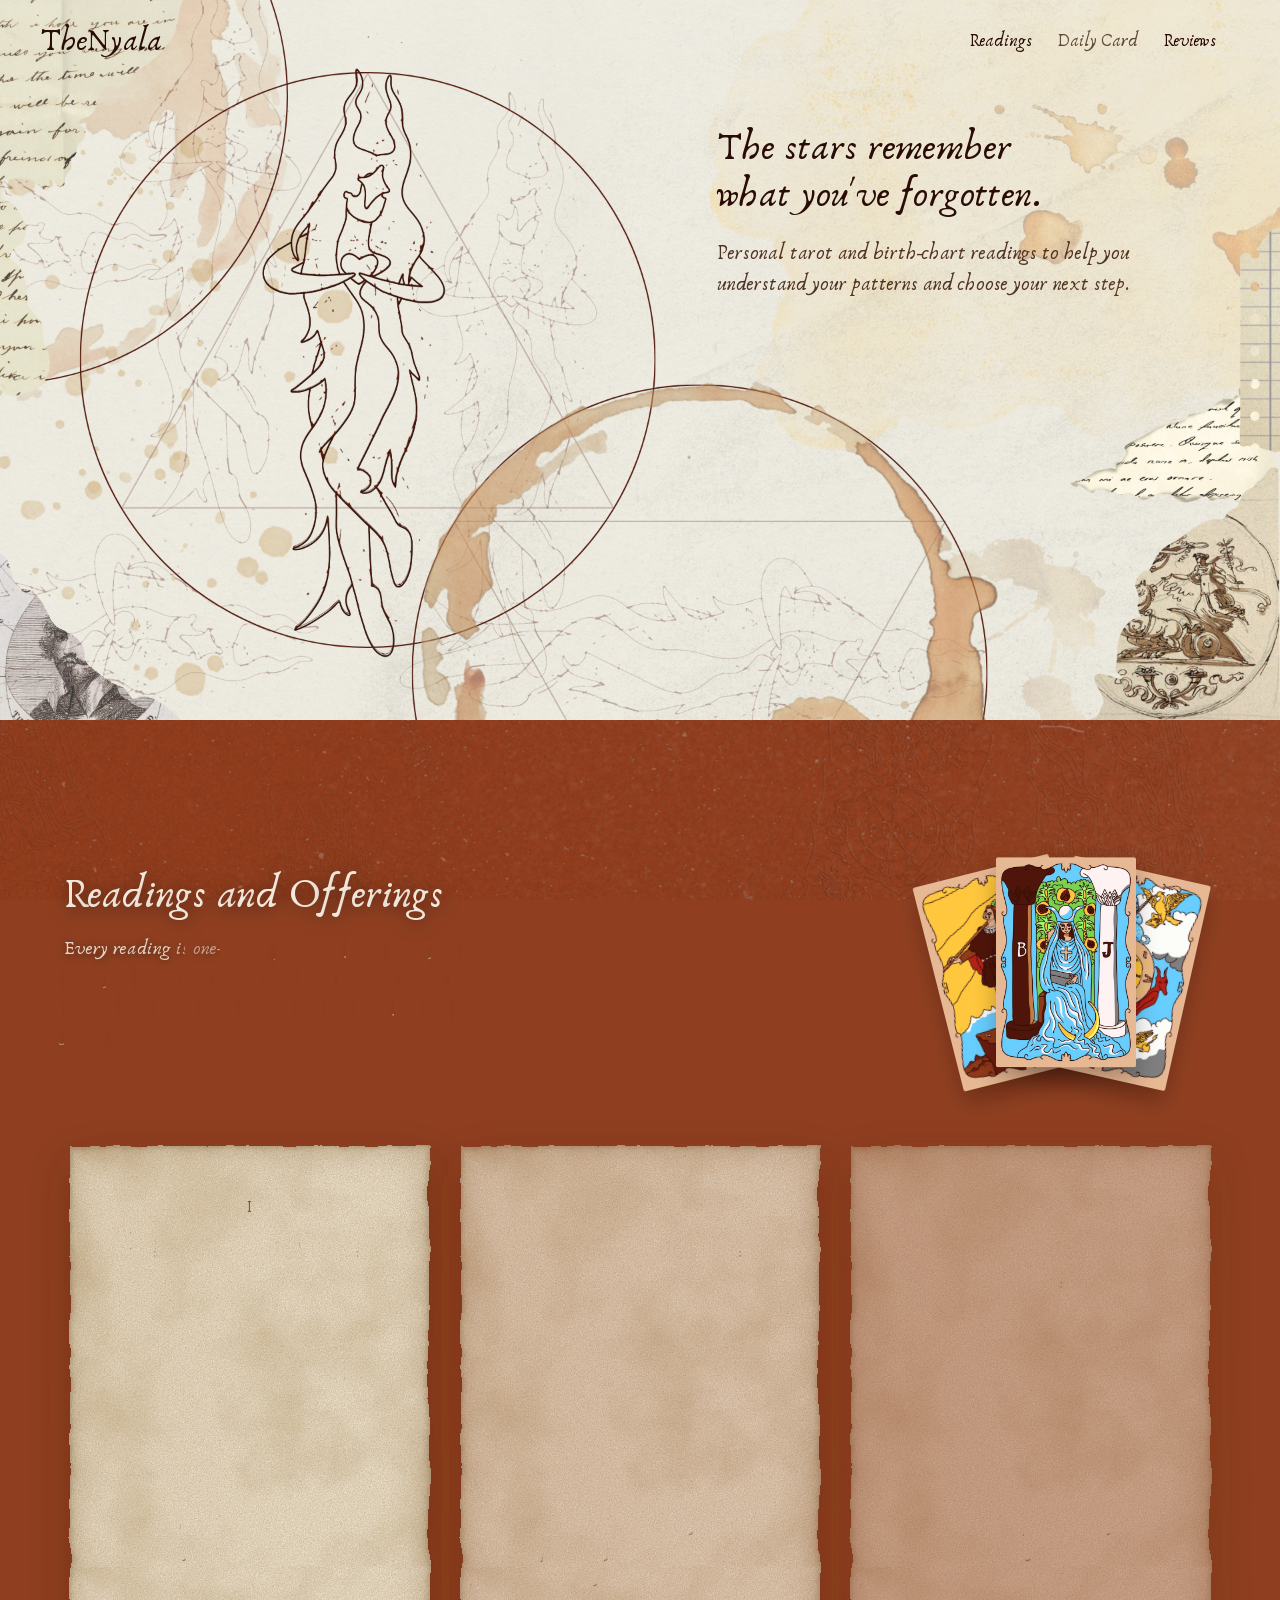
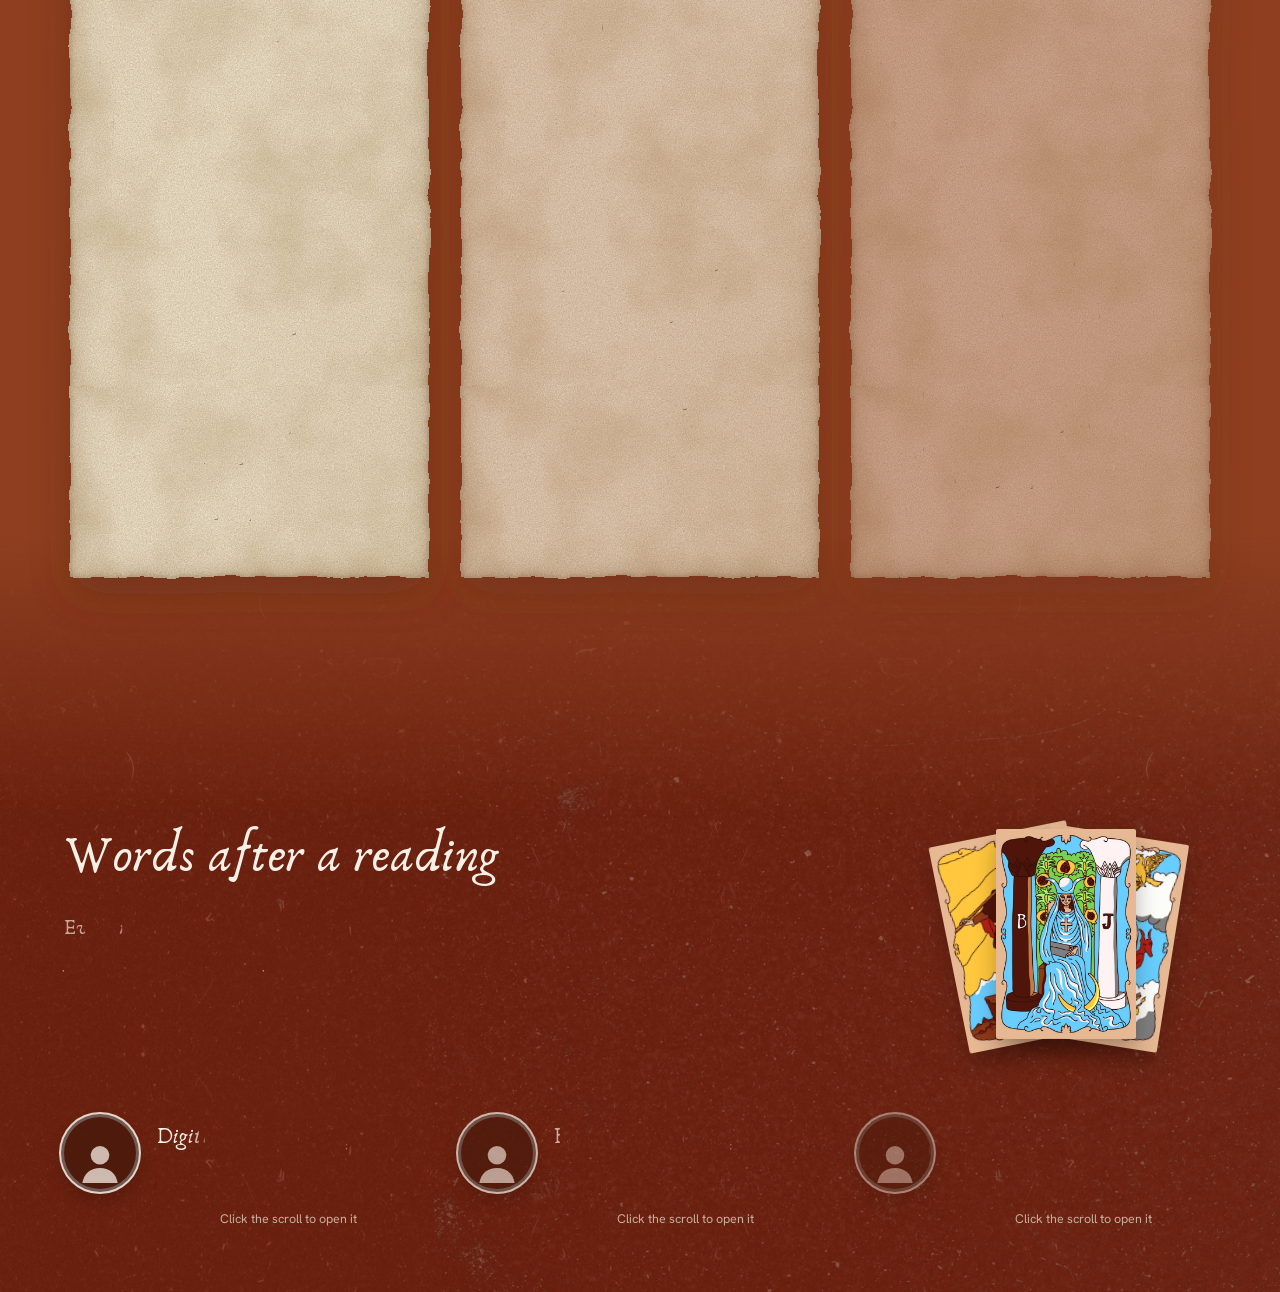
<file: index.html>
<!doctype html>
<html lang="en">
<head>
<meta charset="utf-8">
<meta name="viewport" content="width=device-width, initial-scale=1">
<title>TheNyala — Tarot & Astrology</title>
<meta name="description" content="One-to-one tarot and birth-chart readings, as a PDF with an audio recording or live by video call, to help you understand your patterns, choose your next step and move with your timing.">
<link rel="preconnect" href="https://fonts.googleapis.com">
<link rel="preconnect" href="https://fonts.gstatic.com" crossorigin>
<link href="https://fonts.googleapis.com/css2?family=Hanken+Grotesk:wght@200;300;400;500&display=swap" rel="stylesheet">
<link rel="icon" type="image/png" href="assets/favicon.png">
<link rel="preload" as="image" href="assets/Background/The%20Nyla%20x%20Vitruvian%20Man.png">
<link rel="preload" as="font" type="font/ttf" href="assets/fonts/Anaktoria.ttf" crossorigin>
<link rel="stylesheet" href="css/style.css">
<link rel="prefetch" href="book.html">
<!-- Before the first paint: hold back the pieces the pen will write (css "Scroll writing"), and, if we came from the
     booking page, open under the paper sheet that will lift away (css "Page sheet"). -->
<script>document.documentElement.classList.add('ink-pending');try{if(sessionStorage.getItem('nyala-sheet')){sessionStorage.removeItem('nyala-sheet');document.documentElement.classList.add('is-arriving')}}catch(e){}</script>
<!-- GSAP 3.15.1 with ScrollTrigger (GreenSock standard no-charge licence) and Lenis 1.3.27 (MIT), kept in js/vendor -->
<script src="js/vendor/gsap.min.js" defer></script>
<script src="js/vendor/ScrollTrigger.min.js" defer></script>
<script src="js/vendor/lenis.min.js" defer></script>
<script src="js/ink.js" defer></script>
<script src="js/motion.js" defer></script>
<script src="js/paper-symbols.js" defer></script>
<script src="js/hero-video.js" defer></script>
<script src="js/section-transitions.js" defer></script>
<script src="js/review-stories.js" defer></script>

</head>
<body>

<header class="home-header">
  <!-- Daily Card remains a placeholder until its section is ready. -->
  <nav class="nav home-nav" aria-label="Primary">
    <a href="#readings">Readings</a>
    <a href="#" aria-disabled="true">Daily Card</a>
    <a href="#reviews">Reviews</a>
  </nav>
</header>

<!-- The compact bar: returns on scrolling up once the first screen has gone (js/motion.js); hidden and inert until then -->
<div class="topbar" inert>
  <a class="topbar-mark" href="#top" aria-label="TheNyala, back to the top">TheNyala</a>
  <nav class="topbar-nav" aria-label="Sections">
    <a href="#readings">Readings</a>
    <a href="#reviews">Reviews</a>
  </nav>
</div>

<!-- The collage belongs only to the hero; readings retain the terracotta paper. -->
<main>
  <section class="hero hero--collage" id="top" aria-labelledby="hero-title">
    <video class="hero-video" autoplay muted loop playsinline preload="metadata" aria-hidden="true" tabindex="-1" poster="assets/Background/The%20Nyla%20x%20Vitruvian%20Man.png">
      <source src="assets/Background/nyala-hero.mp4?v=2" type="video/mp4">
    </video>
    <p class="wordmark">TheNyala</p>

    <div class="hero-frame">
      <div class="hero-copy">
        <h1 id="hero-title">The stars remember<br>what you've forgotten.</h1>
        <p class="hero-lede">Personal tarot and birth-chart readings to help you understand your patterns and choose your next step.</p>
      </div>
      <div class="hero-act">
        <a href="#readings" class="hero-cta">Find Your Path
          <svg viewBox="0 0 16 16" aria-hidden="true"><path d="M8 1.5c.4 3.3 2.2 5.1 5.5 5.5-3.3.4-5.1 2.2-5.5 5.5-.4-3.3-2.2-5.1-5.5-5.5 3.3-.4 5.1-2.2 5.5-5.5Z" fill="currentColor"/><circle cx="13.2" cy="2.8" r="1" fill="currentColor"/><circle cx="2.8" cy="13.2" r=".8" fill="currentColor"/></svg>
        </a>
      </div>
    </div>
  </section>

  <section class="readings" id="readings" aria-labelledby="readings-title">
    <div class="pricing">
      <div class="pricing-head">
        <div class="pricing-intro">
        <h2 id="readings-title">Readings and Offerings</h2>
        <p class="pricing-lede">Every reading is one-to-one, prepared from what you share when you book, and comes as a PDF with an audio recording or as a live video call. Choose the one that fits the question you're carrying.</p>
        </div>
        <div class="deck-fan" aria-hidden="true">
          <img class="deck-fan-card deck-fan-card--left" src="assets/deck/the-fool.webp" alt="" width="480" height="720" loading="lazy" decoding="async">
          <img class="deck-fan-card deck-fan-card--right" src="assets/deck/wheel-of-fortune.webp" alt="" width="480" height="720" loading="lazy" decoding="async">
          <img class="deck-fan-card deck-fan-card--center" src="assets/deck/the-high-priestess.webp" alt="" width="480" height="720" loading="lazy" decoding="async">
        </div>
      </div>

      <!-- Pricing columns, one per reading, as leaves of aged parchment: an inked double frame, a Roman numeral and the
           reading's name, then the engraving from the client's own card (cut out by tools/build-engravings.ps1) drawn over
           Vitruvian construction lines (the circle, square and triangle of the hero collage; inline, so js/section-transitions.js can draw them), who it's for, the price, the
           format and the framed button, then what's included. A faint embossed tarot card (the same as on the page's paper)
           is pressed into each leaf. Prices aren't decided yet: replace each "Price coming soon" once they are. Each
           button opens the booking page with its reading picked. The wording of each list follows the booking form;
           check it with the reader. -->
      <ul class="offers">
        <li class="offer plan">
          <div class="plan-mark" aria-hidden="true"><img src="assets/deck/embossed-magician.webp" alt="" width="400" height="600" loading="lazy" decoding="async"></div>
          <svg class="plan-frame" aria-hidden="true" focusable="false"><rect width="100%" height="100%" pathLength="1"/></svg>
          <svg class="plan-frame plan-frame--inner" aria-hidden="true" focusable="false"><rect width="100%" height="100%" pathLength="1"/></svg>
          <div class="plan-head">
            <span class="plan-numeral" aria-hidden="true">I</span>
            <h3 class="plan-name">Digital Tarot Reading</h3>
          </div>
          <div class="plan-top">
            <div class="plan-emblem" aria-hidden="true"><svg class="plan-geometry" viewBox="0 0 200 200"><circle class="plan-line" cx="100" cy="100" r="92" pathLength="1"/><rect class="plan-line" x="27" y="35" width="146" height="146" pathLength="1"/><path class="plan-line" d="M100 8 179.7 146H20.3Z" pathLength="1"/><path class="plan-geometry-axis" d="M100 0v200M0 100h200"/><circle class="plan-geometry-dot" cx="100" cy="100" r="2.2"/></svg><img class="plan-engraving" src="assets/engravings/caterpillar.webp" alt="" width="480" height="196" loading="lazy" decoding="async"></div>
            <p class="plan-for">For a clear look at the questions on your mind right now.</p>
            <p class="plan-price">Price coming soon</p>
            <p class="plan-format">PDF and audio, or live for 30 minutes</p>
            <a class="hero-cta plan-cta" href="book.html?reading=tarot">Choose this reading <svg viewBox="0 0 16 16" aria-hidden="true"><path d="M8 1.5c.4 3.3 2.2 5.1 5.5 5.5-3.3.4-5.1 2.2-5.5 5.5-.4-3.3-2.2-5.1-5.5-5.5 3.3-.4 5.1-2.2 5.5-5.5Z" fill="currentColor"/></svg></a>
          </div>
          <div class="plan-includes">
            <p class="plan-includes-title">What's included</p>
            <ul class="plan-list">
              <li>One question or three questions</li>
              <li>Your reading written up as a PDF</li>
              <li>An audio recording of your reading</li>
              <li>Or a live 30-minute session by video call<small>Bring as many questions as you like</small></li>
              <li>Prepared from your situation and questions</li>
              <li>You choose your preferred date</li>
            </ul>
          </div>
        </li>
        <li class="offer plan">
          <div class="plan-mark" aria-hidden="true"><img src="assets/deck/embossed-wheel.webp" alt="" width="400" height="600" loading="lazy" decoding="async"></div>
          <svg class="plan-frame" aria-hidden="true" focusable="false"><rect width="100%" height="100%" pathLength="1"/></svg>
          <svg class="plan-frame plan-frame--inner" aria-hidden="true" focusable="false"><rect width="100%" height="100%" pathLength="1"/></svg>
          <div class="plan-head">
            <span class="plan-numeral" aria-hidden="true">II</span>
            <h3 class="plan-name">Birth Chart Reading</h3>
          </div>
          <div class="plan-top">
            <div class="plan-emblem" aria-hidden="true"><svg class="plan-geometry" viewBox="0 0 200 200"><circle class="plan-line" cx="100" cy="100" r="92" pathLength="1"/><rect class="plan-line" x="27" y="35" width="146" height="146" pathLength="1"/><path class="plan-line" d="M100 8 179.7 146H20.3Z" pathLength="1"/><path class="plan-geometry-axis" d="M100 0v200M0 100h200"/><circle class="plan-geometry-dot" cx="100" cy="100" r="2.2"/></svg><img class="plan-engraving" src="assets/engravings/chrysalis.webp" alt="" width="224" height="320" loading="lazy" decoding="async"></div>
            <p class="plan-for">For understanding your patterns, your strengths and your timing.</p>
            <p class="plan-price">Price coming soon</p>
            <p class="plan-format">PDF and audio recording</p>
            <a class="hero-cta plan-cta" href="book.html?reading=chart">Choose this reading <svg viewBox="0 0 16 16" aria-hidden="true"><path d="M8 1.5c.4 3.3 2.2 5.1 5.5 5.5-3.3.4-5.1 2.2-5.5 5.5-.4-3.3-2.2-5.1-5.5-5.5 3.3-.4 5.1-2.2 5.5-5.5Z" fill="currentColor"/></svg></a>
          </div>
          <div class="plan-includes">
            <p class="plan-includes-title">What's included</p>
            <ul class="plan-list">
              <li>Your birth chart, read for you<small>From your date, time and place of birth</small></li>
              <li>Focused on the areas you choose to explore</li>
              <li>Your reading written up as a PDF</li>
              <li>An audio recording of your reading</li>
            </ul>
          </div>
        </li>
        <li class="offer plan">
          <div class="plan-mark" aria-hidden="true"><img src="assets/deck/embossed-temperance.webp" alt="" width="400" height="600" loading="lazy" decoding="async"></div>
          <svg class="plan-frame" aria-hidden="true" focusable="false"><rect width="100%" height="100%" pathLength="1"/></svg>
          <svg class="plan-frame plan-frame--inner" aria-hidden="true" focusable="false"><rect width="100%" height="100%" pathLength="1"/></svg>
          <div class="plan-head">
            <span class="plan-numeral" aria-hidden="true">III</span>
            <h3 class="plan-name">Birth Chart + Tarot Reading</h3>
          </div>
          <div class="plan-top">
            <div class="plan-emblem" aria-hidden="true"><svg class="plan-geometry" viewBox="0 0 200 200"><circle class="plan-line" cx="100" cy="100" r="92" pathLength="1"/><rect class="plan-line" x="27" y="35" width="146" height="146" pathLength="1"/><path class="plan-line" d="M100 8 179.7 146H20.3Z" pathLength="1"/><path class="plan-geometry-axis" d="M100 0v200M0 100h200"/><circle class="plan-geometry-dot" cx="100" cy="100" r="2.2"/></svg><img class="plan-engraving" src="assets/engravings/butterfly.webp" alt="" width="520" height="312" loading="lazy" decoding="async"></div>
            <p class="plan-for">For the whole picture: who you are, and where you're heading.</p>
            <p class="plan-price">Price coming soon</p>
            <p class="plan-format">Live session, 60 to 70 minutes</p>
            <a class="hero-cta plan-cta" href="book.html?reading=combo">Choose this reading <svg viewBox="0 0 16 16" aria-hidden="true"><path d="M8 1.5c.4 3.3 2.2 5.1 5.5 5.5-3.3.4-5.1 2.2-5.5 5.5-.4-3.3-2.2-5.1-5.5-5.5 3.3-.4 5.1-2.2 5.5-5.5Z" fill="currentColor"/></svg></a>
          </div>
          <div class="plan-includes">
            <p class="plan-includes-title">Both readings in one, live</p>
            <ul class="plan-list">
              <li>A live session by video call<small>60 to 70 minutes</small></li>
              <li>Your birth chart and the cards, read together</li>
              <li>Your questions, answered in the cards</li>
              <li>Focused on the areas you choose to explore</li>
              <li>You choose your preferred date</li>
            </ul>
          </div>
        </li>
      </ul>
    </div>
  </section>
  <section class="reviews-section" id="reviews" aria-labelledby="reviews-title">
  <div class="reviews-main">
  <div class="reviews-intro">
    <div class="reviews-intro-copy">
      <h2 id="reviews-title">Words after a reading</h2>
      <p class="reviews-lede">Every reading begins with a question. This is a space for the reflections that follow.</p>
      <p class="reviews-status">Client reviews are coming soon.</p>
    </div>
    <div class="deck-fan" aria-hidden="true">
      <img class="deck-fan-card deck-fan-card--left" src="assets/deck/the-fool.webp" alt="" width="480" height="720" loading="lazy" decoding="async">
      <img class="deck-fan-card deck-fan-card--right" src="assets/deck/wheel-of-fortune.webp" alt="" width="480" height="720" loading="lazy" decoding="async">
      <img class="deck-fan-card deck-fan-card--center" src="assets/deck/the-high-priestess.webp" alt="" width="480" height="720" loading="lazy" decoding="async">
    </div>
  </div>

  <!-- Review stories: each has an avatar with a rolled scroll beside it; tapping the scroll unrolls it to show the
       review (js/review-stories.js). Draft slots, not testimonials: replace each placeholder avatar and text with a
       real, permission-approved review and attribution, and keep the coming-soon labels until then. -->
  <!-- the ragged edge of the review scrolls' paper (used by css/style.css, "Review stories") -->
  <svg width="0" height="0" style="position:absolute" aria-hidden="true" focusable="false"><filter id="story-rough" x="-5%" y="-5%" width="110%" height="110%"><feTurbulence type="fractalNoise" baseFrequency=".035" numOctaves="3" seed="3" result="n"/><feDisplacementMap in="SourceGraphic" in2="n" scale="7" xChannelSelector="R" yChannelSelector="G"/></filter></svg>
  <ul class="review-stories" aria-label="Client reviews by reading">
    <li class="review-story">
      <div class="story-avatar" aria-hidden="true"><svg viewBox="0 0 64 64"><circle cx="32" cy="24" r="11"/><path d="M11 57c2-12 10-18 21-18s19 6 21 18Z"/></svg></div>
      <div class="story-body">
        <h3 class="story-reading">Digital Tarot Reading</h3>
        <div class="story-scroll">
          <button class="story-roll" type="button" aria-expanded="false" aria-controls="story-tarot" aria-label="Open the Digital Tarot Reading review">
            <span class="story-rod" aria-hidden="true"></span>
            <span class="story-seal" aria-hidden="true"><svg viewBox="0 0 16 16"><path d="M8 1.5c.4 3.3 2.2 5.1 5.5 5.5-3.3.4-5.1 2.2-5.5 5.5-.4-3.3-2.2-5.1-5.5-5.5 3.3-.4 5.1-2.2 5.5-5.5Z" fill="currentColor"/></svg></span>
          </button>
          <div class="story-paper" id="story-tarot" inert>
            <div class="story-paper-inner">
              <div class="story-text">
                <span class="story-ornament" aria-hidden="true">✧</span>
                <p>A space for reflections on a tarot reading and the questions brought to the cards.</p>
                <p class="story-pending">Review coming soon</p>
              </div>
            </div>
          </div>
          <span class="story-rod story-rod--bottom" aria-hidden="true"></span>
        </div>
        <p class="story-hint" aria-hidden="true">Tap the scroll to open it</p>
      </div>
    </li>
    <li class="review-story">
      <div class="story-avatar" aria-hidden="true"><svg viewBox="0 0 64 64"><circle cx="32" cy="24" r="11"/><path d="M11 57c2-12 10-18 21-18s19 6 21 18Z"/></svg></div>
      <div class="story-body">
        <h3 class="story-reading">Birth Chart Reading</h3>
        <div class="story-scroll">
          <button class="story-roll" type="button" aria-expanded="false" aria-controls="story-chart" aria-label="Open the Birth Chart Reading review">
            <span class="story-rod" aria-hidden="true"></span>
            <span class="story-seal" aria-hidden="true"><svg viewBox="0 0 16 16"><path d="M8 1.5c.4 3.3 2.2 5.1 5.5 5.5-3.3.4-5.1 2.2-5.5 5.5-.4-3.3-2.2-5.1-5.5-5.5 3.3-.4 5.1-2.2 5.5-5.5Z" fill="currentColor"/></svg></span>
          </button>
          <div class="story-paper" id="story-chart" inert>
            <div class="story-paper-inner">
              <div class="story-text">
                <span class="story-ornament" aria-hidden="true">✧</span>
                <p>A space for reflections on exploring a birth chart, its patterns, and personal timing.</p>
                <p class="story-pending">Review coming soon</p>
              </div>
            </div>
          </div>
          <span class="story-rod story-rod--bottom" aria-hidden="true"></span>
        </div>
        <p class="story-hint" aria-hidden="true">Tap the scroll to open it</p>
      </div>
    </li>
    <li class="review-story">
      <div class="story-avatar" aria-hidden="true"><svg viewBox="0 0 64 64"><circle cx="32" cy="24" r="11"/><path d="M11 57c2-12 10-18 21-18s19 6 21 18Z"/></svg></div>
      <div class="story-body">
        <h3 class="story-reading">Birth Chart + Tarot</h3>
        <div class="story-scroll">
          <button class="story-roll" type="button" aria-expanded="false" aria-controls="story-combo" aria-label="Open the Birth Chart + Tarot review">
            <span class="story-rod" aria-hidden="true"></span>
            <span class="story-seal" aria-hidden="true"><svg viewBox="0 0 16 16"><path d="M8 1.5c.4 3.3 2.2 5.1 5.5 5.5-3.3.4-5.1 2.2-5.5 5.5-.4-3.3-2.2-5.1-5.5-5.5 3.3-.4 5.1-2.2 5.5-5.5Z" fill="currentColor"/></svg></span>
          </button>
          <div class="story-paper" id="story-combo" inert>
            <div class="story-paper-inner">
              <div class="story-text">
                <span class="story-ornament" aria-hidden="true">✧</span>
                <p>A space for reflections on bringing the birth chart and the cards into one conversation.</p>
                <p class="story-pending">Review coming soon</p>
              </div>
            </div>
          </div>
          <span class="story-rod story-rod--bottom" aria-hidden="true"></span>
        </div>
        <p class="story-hint" aria-hidden="true">Tap the scroll to open it</p>
      </div>
    </li>
  </ul>
  </div>
  </section>
</main>

</body>
</html>
</file>
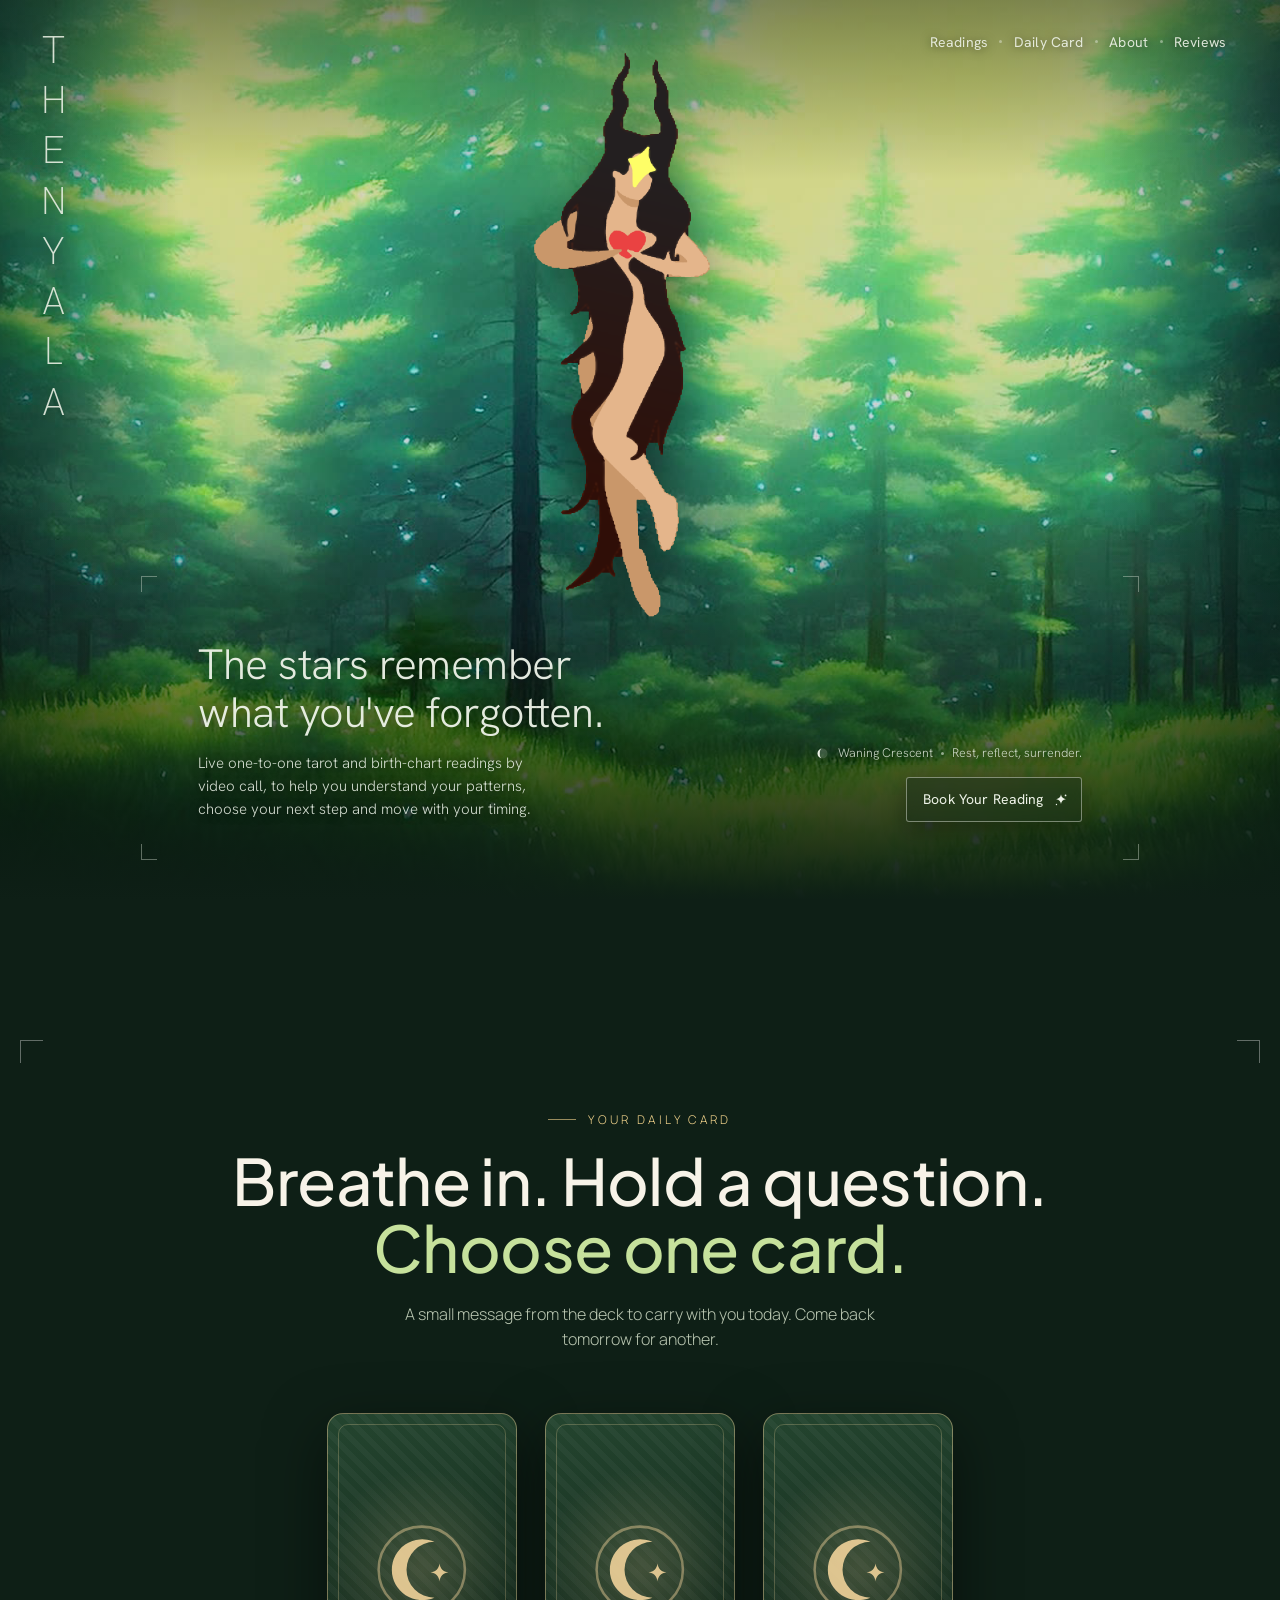
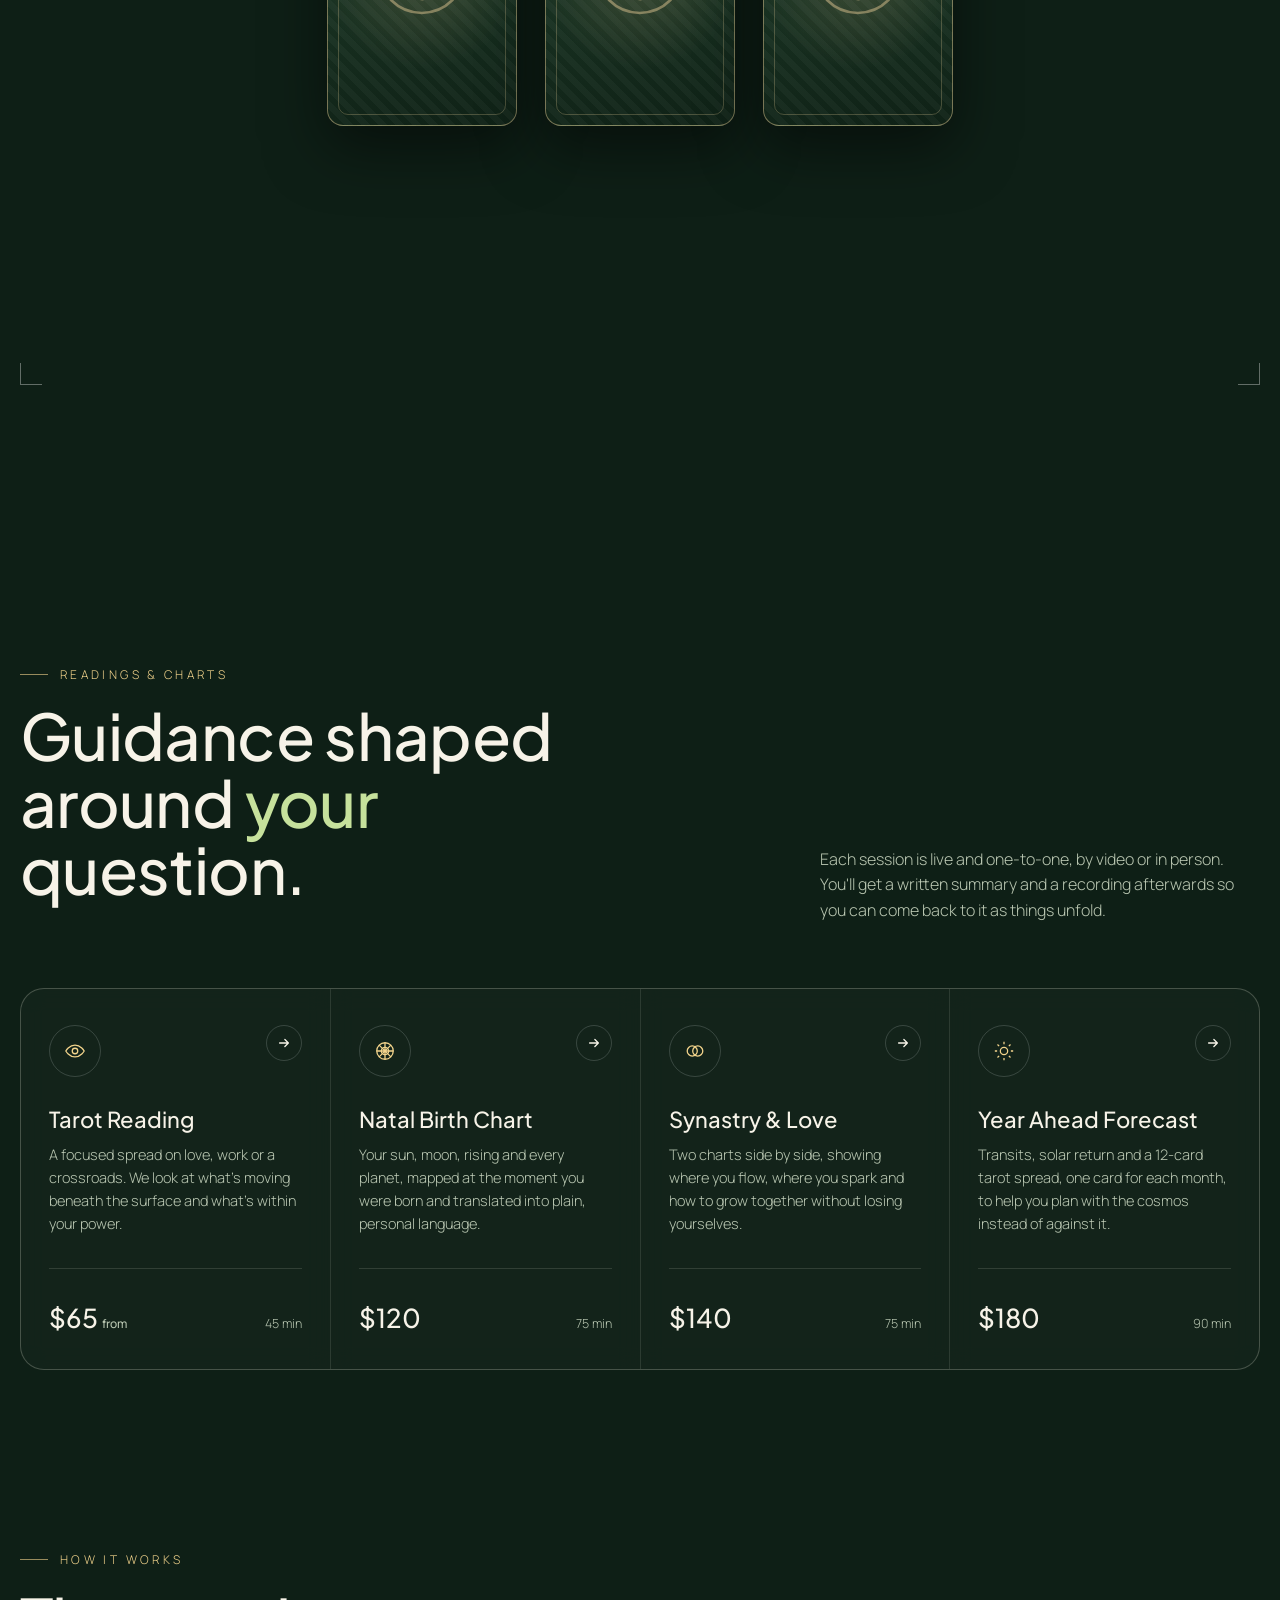
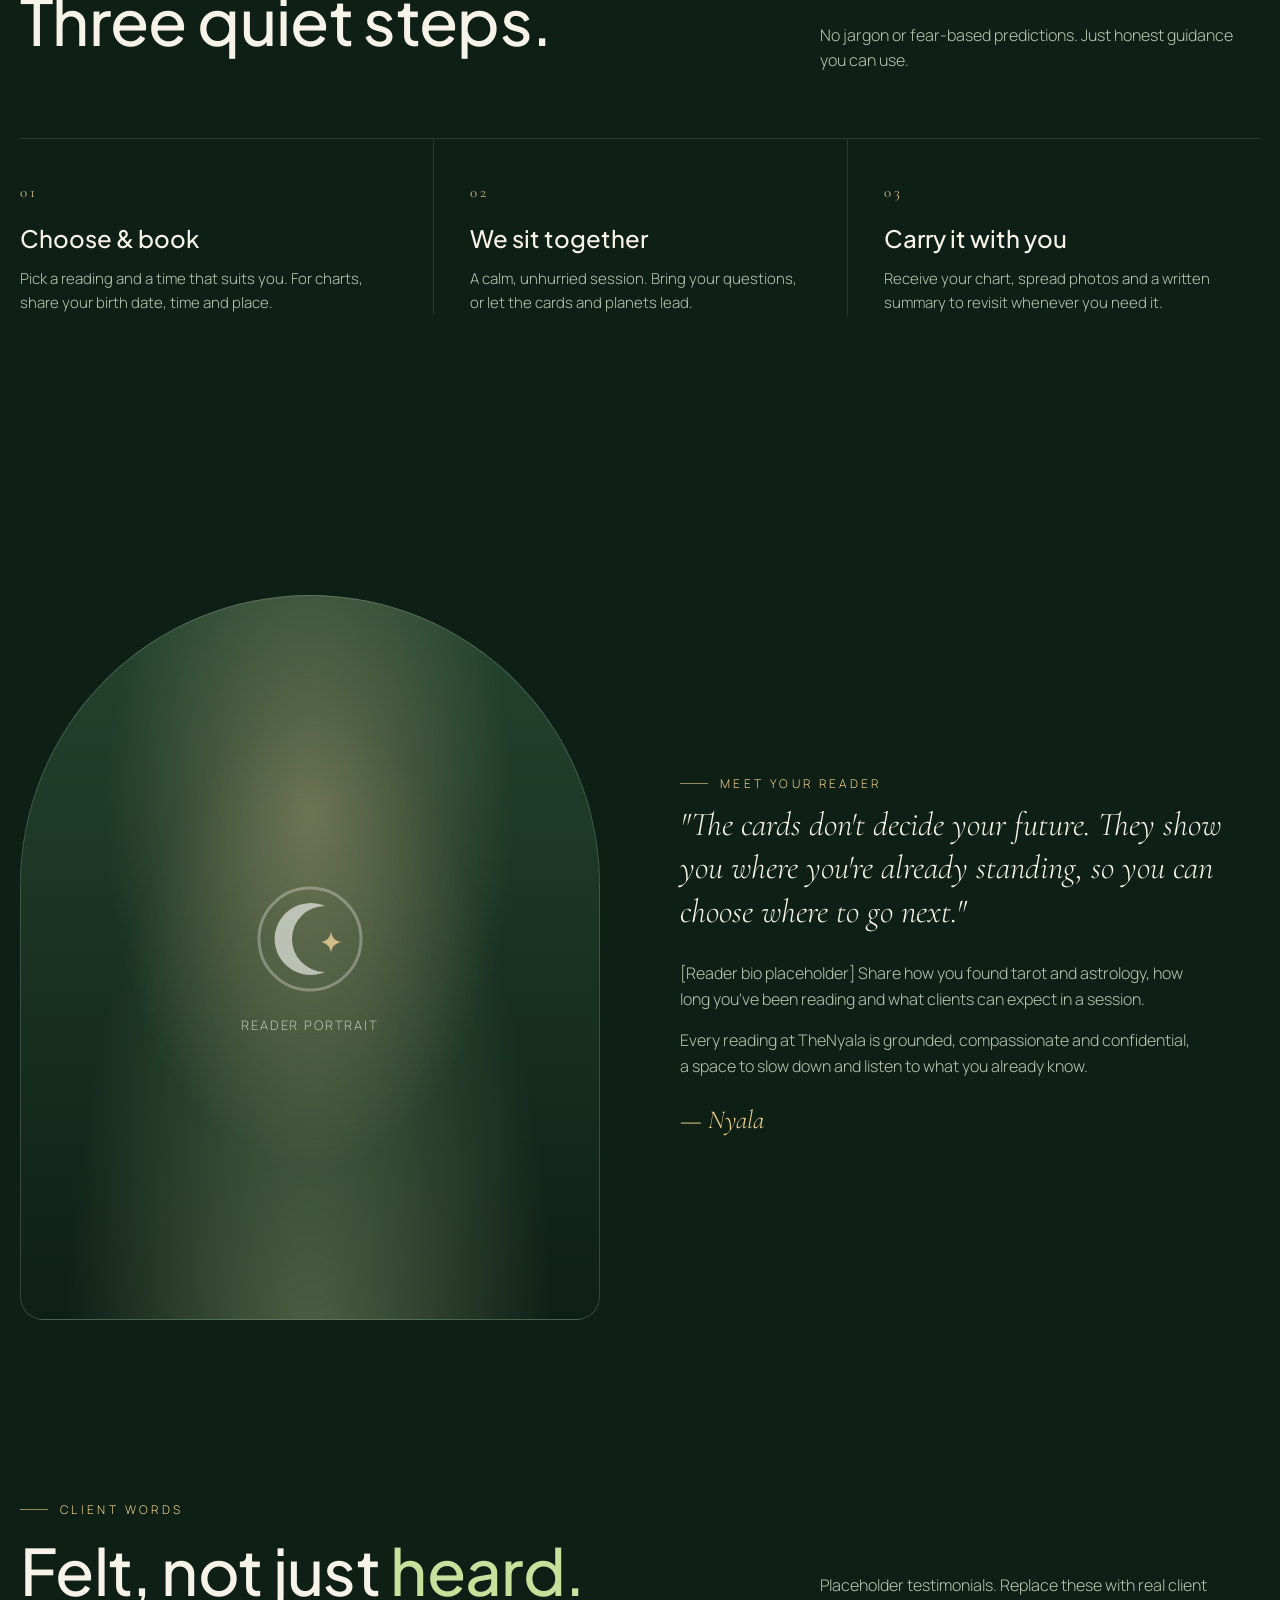
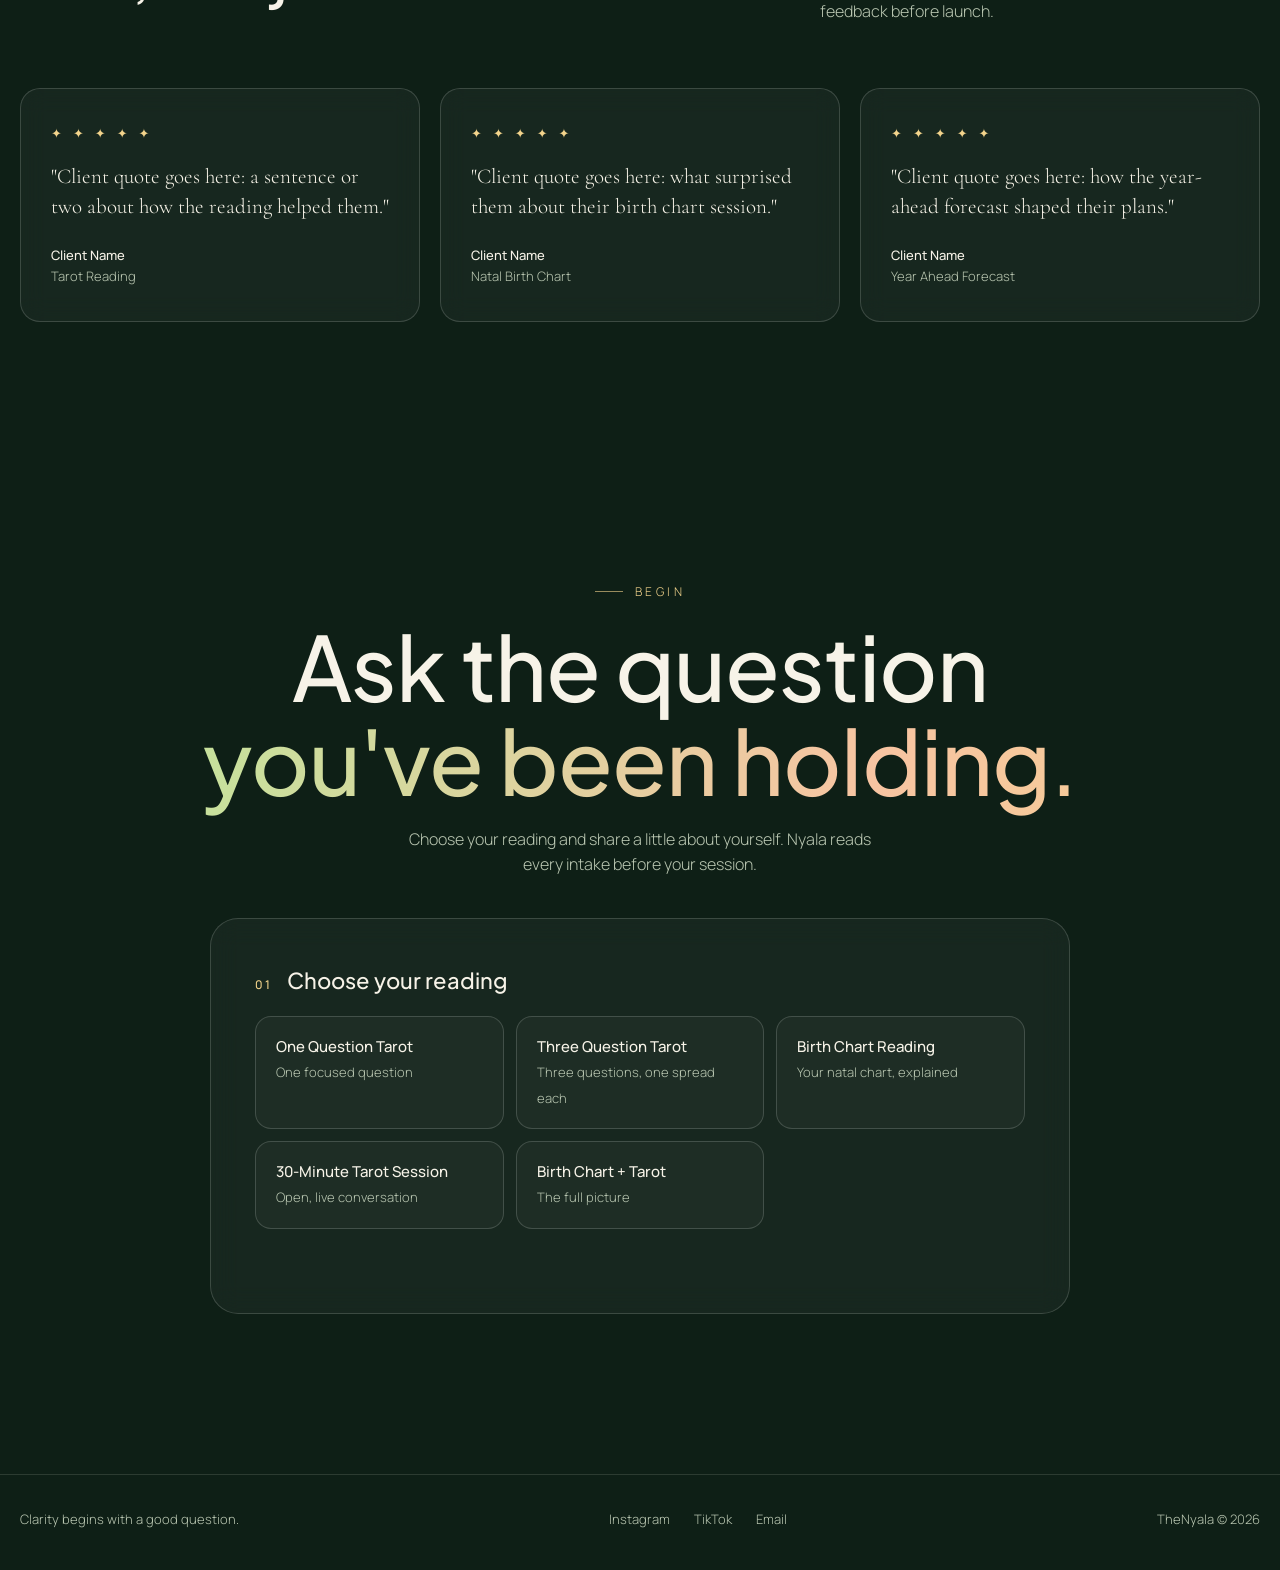
<file: _parked/index.html>
<!doctype html>
<html lang="en">
<head>
<meta charset="utf-8">
<meta name="viewport" content="width=device-width, initial-scale=1">
<title>TheNyala — Tarot & Astrology</title>
<meta name="description" content="TheNyala offers intuitive tarot readings and personal astrology charts to help you see your path with clarity.">
<link rel="preconnect" href="https://fonts.googleapis.com">
<link rel="preconnect" href="https://fonts.gstatic.com" crossorigin>
<link href="https://fonts.googleapis.com/css2?family=Cormorant+Garamond:ital,wght@0,300;0,400;0,500;1,300;1,400&family=Manrope:wght@300;400;500;600&family=Plus+Jakarta+Sans:wght@400;500;600&family=Hanken+Grotesk:wght@200;300;400;500&display=swap" rel="stylesheet">
<link rel="icon" type="image/png" href="../assets/favicon.png">
<link rel="stylesheet" href="css/style.css">
</head>
<body>

<!-- SVG symbols -->
<svg width="0" height="0" style="position:absolute" aria-hidden="true">
  <symbol id="i-arrow" viewBox="0 0 16 16"><path d="M3 8h10M9 4l4 4-4 4" fill="none" stroke="currentColor" stroke-width="1.5" stroke-linecap="round" stroke-linejoin="round"/></symbol>
  <symbol id="i-eye" viewBox="0 0 24 24"><path d="M2 12s3.6-6.5 10-6.5S22 12 22 12s-3.6 6.5-10 6.5S2 12 2 12z"/><circle cx="12" cy="12" r="3"/></symbol>
  <symbol id="i-chart" viewBox="0 0 24 24"><circle cx="12" cy="12" r="9"/><circle cx="12" cy="12" r="4"/><path d="M12 3v18M3 12h18M5.6 5.6l12.8 12.8M18.4 5.6 5.6 18.4"/></symbol>
  <symbol id="i-heart" viewBox="0 0 24 24"><circle cx="9" cy="12" r="5.5"/><circle cx="15" cy="12" r="5.5"/></symbol>
  <symbol id="i-sun" viewBox="0 0 24 24"><circle cx="12" cy="12" r="4"/><path d="M12 2v2.5M12 19.5V22M2 12h2.5M19.5 12H22M4.9 4.9l1.8 1.8M17.3 17.3l1.8 1.8M4.9 19.1l1.8-1.8M17.3 6.7l1.8-1.8"/></symbol>
  <symbol id="i-moon" viewBox="0 0 24 24"><path d="M20 14.5A8 8 0 1 1 9.5 4a6.5 6.5 0 0 0 10.5 10.5z"/></symbol>
  <symbol id="i-star" viewBox="0 0 24 24"><path d="M12 2.5c.6 5.2 4.3 8.9 9.5 9.5-5.2.6-8.9 4.3-9.5 9.5-.6-5.2-4.3-8.9-9.5-9.5 5.2-.6 8.9-4.3 9.5-9.5z"/></symbol>
  <symbol id="emblem" viewBox="0 0 40 40">
    <circle cx="20" cy="20" r="17" fill="none" stroke="currentColor" stroke-width="1" opacity=".5"/>
    <path d="M25 9a12 12 0 1 0 0 22 10 10 0 0 1 0-22z" fill="currentColor"/>
    <path d="M27 17.5c.3 2.1 1.5 3.3 3.5 3.5-2 .3-3.2 1.5-3.5 3.5-.3-2-1.5-3.2-3.5-3.5 2-.2 3.2-1.4 3.5-3.5z" fill="#f0d29a"/>
  </symbol>
</svg>

<header>
  <a href="#top" class="brand" aria-label="TheNyala home"><img src="../assets/logo.png" alt="" class="brand-mark" width="17" height="52">TheNyala</a>
  <nav class="nav" aria-label="Primary">
    <a href="#readings">Readings</a>
    <a href="#draw">Daily Card</a>
    <a href="#about">About</a>
    <a href="#voices">Reviews</a>
  </nav>
</header>

<main id="top">
  <!-- HERO -->
  <section class="hero" aria-labelledby="hero-title">
    <div class="forest" aria-hidden="true">
      <img class="nyala" src="../assets/nyala.webp" alt="" width="572" height="1744">
    </div>

    <p class="wordmark" aria-hidden="true"><span>T</span><span>H</span><span>E</span><span>N</span><span>Y</span><span>A</span><span>L</span><span>A</span></p>

    <div class="hero-frame">
      <span class="bracket tl"></span><span class="bracket tr"></span><span class="bracket bl"></span><span class="bracket br"></span>
      <div class="hero-copy">
        <h1 id="hero-title">The stars remember<br>what you've forgotten.</h1>
        <p class="hero-lede">Live one-to-one tarot and birth-chart readings by video call, to help you understand your patterns, choose your next step and move with your timing.</p>
      </div>
      <div class="hero-act">
        <p class="moon-line">
          <svg class="moon-glyph" viewBox="0 0 24 24" aria-hidden="true"><circle cx="12" cy="12" r="8" fill="rgba(232,238,226,.18)"/><path id="moonLit" fill="#eef3e8"/></svg>
          <span id="moonName">Tonight's moon</span><span class="dot" aria-hidden="true"></span><span id="moonNote"></span>
        </p>
        <a href="#book" class="hero-cta">Book Your Reading
          <svg viewBox="0 0 16 16" aria-hidden="true"><path d="M8 1.5c.4 3.3 2.2 5.1 5.5 5.5-3.3.4-5.1 2.2-5.5 5.5-.4-3.3-2.2-5.1-5.5-5.5 3.3-.4 5.1-2.2 5.5-5.5Z" fill="currentColor"/><circle cx="13.2" cy="2.8" r="1" fill="currentColor"/><circle cx="2.8" cy="13.2" r=".8" fill="currentColor"/></svg>
        </a>
      </div>
    </div>
  </section>

  <!-- DRAW A CARD -->
  <section class="draw" id="draw">
    <div class="wrap framed reveal">
      <span class="b1"></span><span class="b2"></span>
      <span class="kicker" style="justify-content:center">Your Daily Card</span>
      <h2>Breathe in. Hold a question.<br><em>Choose one card.</em></h2>
      <p class="sub">A small message from the deck to carry with you today. Come back tomorrow for another.</p>
      <div class="deck" id="deck"></div>
      <div class="reading" id="reading" aria-live="polite"><h3></h3><p></p></div>
      <button class="reshuffle" id="reshuffle">↻ Shuffle again</button>
    </div>
  </section>

  <!-- SERVICES -->
  <section id="readings">
    <div class="wrap">
      <div class="section-head reveal">
        <div>
          <span class="kicker">Readings & Charts</span>
          <h2>Guidance shaped<br>around <em>your</em> question.</h2>
        </div>
        <p>Each session is live and one-to-one, by video or in person. You'll get a written summary and a recording afterwards so you can come back to it as things unfold.</p>
      </div>
      <div class="services reveal">
        <article class="svc">
          <a href="#book" class="more" aria-label="Book Tarot Reading"><svg><use href="#i-arrow"/></svg></a>
          <div class="ico"><svg><use href="#i-eye"/></svg></div>
          <h3>Tarot Reading</h3>
          <p>A focused spread on love, work or a crossroads. We look at what's moving beneath the surface and what's within your power.</p>
          <div class="meta"><span class="price">$65<small>from</small></span><span class="dur">45 min</span></div>
        </article>
        <article class="svc">
          <a href="#book" class="more" aria-label="Book Birth Chart Reading"><svg><use href="#i-arrow"/></svg></a>
          <div class="ico"><svg><use href="#i-chart"/></svg></div>
          <h3>Natal Birth Chart</h3>
          <p>Your sun, moon, rising and every planet, mapped at the moment you were born and translated into plain, personal language.</p>
          <div class="meta"><span class="price">$120</span><span class="dur">75 min</span></div>
        </article>
        <article class="svc">
          <a href="#book" class="more" aria-label="Book Compatibility Reading"><svg><use href="#i-arrow"/></svg></a>
          <div class="ico"><svg><use href="#i-heart"/></svg></div>
          <h3>Synastry & Love</h3>
          <p>Two charts side by side, showing where you flow, where you spark and how to grow together without losing yourselves.</p>
          <div class="meta"><span class="price">$140</span><span class="dur">75 min</span></div>
        </article>
        <article class="svc">
          <a href="#book" class="more" aria-label="Book Year Ahead Forecast"><svg><use href="#i-arrow"/></svg></a>
          <div class="ico"><svg><use href="#i-sun"/></svg></div>
          <h3>Year Ahead Forecast</h3>
          <p>Transits, solar return and a 12-card tarot spread, one card for each month, to help you plan with the cosmos instead of against it.</p>
          <div class="meta"><span class="price">$180</span><span class="dur">90 min</span></div>
        </article>
      </div>
    </div>
  </section>

  <!-- PROCESS -->
  <section style="padding-top:40px">
    <div class="wrap">
      <div class="section-head reveal">
        <div><span class="kicker">How It Works</span><h2>Three quiet steps.</h2></div>
        <p>No jargon or fear-based predictions. Just honest guidance you can use.</p>
      </div>
      <div class="steps reveal">
        <div class="step"><span class="n">01</span><h3>Choose & book</h3><p>Pick a reading and a time that suits you. For charts, share your birth date, time and place.</p></div>
        <div class="step"><span class="n">02</span><h3>We sit together</h3><p>A calm, unhurried session. Bring your questions, or let the cards and planets lead.</p></div>
        <div class="step"><span class="n">03</span><h3>Carry it with you</h3><p>Receive your chart, spread photos and a written summary to revisit whenever you need it.</p></div>
      </div>
    </div>
  </section>

  <!-- ABOUT -->
  <section id="about">
    <div class="wrap about">
      <div class="portrait reveal">
        <div class="ph">
          <svg viewBox="0 0 40 40" style="color:rgba(255,255,255,.75)"><use href="#emblem"/></svg>
          Reader portrait
        </div>
      </div>
      <div class="reveal">
        <span class="kicker">Meet Your Reader</span>
        <blockquote>"The cards don't decide your future. They show you where you're already standing, so you can choose where to go next."</blockquote>
        <p>[Reader bio placeholder] Share how you found tarot and astrology, how long you've been reading and what clients can expect in a session.</p>
        <p>Every reading at TheNyala is grounded, compassionate and confidential, a space to slow down and listen to what you already know.</p>
        <div class="sig">— Nyala</div>
      </div>
    </div>
  </section>

  <!-- TESTIMONIALS -->
  <section id="voices" style="padding-top:40px">
    <div class="wrap">
      <div class="section-head reveal">
        <div><span class="kicker">Client Words</span><h2>Felt, not just <em>heard.</em></h2></div>
        <p>Placeholder testimonials. Replace these with real client feedback before launch.</p>
      </div>
      <div class="quotes reveal">
        <div class="quote"><div class="stars">✦ ✦ ✦ ✦ ✦</div><p>"Client quote goes here: a sentence or two about how the reading helped them."</p><div class="who"><b>Client Name</b>Tarot Reading</div></div>
        <div class="quote"><div class="stars">✦ ✦ ✦ ✦ ✦</div><p>"Client quote goes here: what surprised them about their birth chart session."</p><div class="who"><b>Client Name</b>Natal Birth Chart</div></div>
        <div class="quote"><div class="stars">✦ ✦ ✦ ✦ ✦</div><p>"Client quote goes here: how the year-ahead forecast shaped their plans."</p><div class="who"><b>Client Name</b>Year Ahead Forecast</div></div>
      </div>
    </div>
  </section>

  <!-- CTA -->
  <section class="cta" id="book">
    <div class="wrap reveal">
      <span class="kicker" style="justify-content:center">Begin</span>
      <h2>Ask the question<br><span class="shimmer">you've been holding.</span></h2>
      <p>Choose your reading and share a little about yourself. Nyala reads every intake before your session.</p>

      <form class="intake" id="intake" novalidate>
        <!-- Step 1: reading type -->
        <fieldset class="group">
          <legend><span class="step-n">01</span> Choose your reading</legend>
          <div class="types">
            <label class="type"><input type="radio" name="reading" value="t1" required><span><b>One Question Tarot</b><small>One focused question</small></span></label>
            <label class="type"><input type="radio" name="reading" value="t3"><span><b>Three Question Tarot</b><small>Three questions, one spread each</small></span></label>
            <label class="type"><input type="radio" name="reading" value="bc"><span><b>Birth Chart Reading</b><small>Your natal chart, explained</small></span></label>
            <label class="type"><input type="radio" name="reading" value="t30"><span><b>30-Minute Tarot Session</b><small>Open, live conversation</small></span></label>
            <label class="type"><input type="radio" name="reading" value="combo"><span><b>Birth Chart + Tarot</b><small>The full picture</small></span></label>
          </div>
        </fieldset>

        <div class="intake-body" hidden>
          <!-- Basic details -->
          <fieldset class="group">
            <legend><span class="step-n">02</span> About you</legend>
            <div class="row">
              <label class="field"><span>Preferred name</span><input name="name" required autocomplete="given-name"></label>
              <label class="field" data-for="t1 t3 t30 combo"><span>Pronouns <em>optional</em></span><input name="pronouns" placeholder="e.g. she/her, they/them"></label>
            </div>
            <label class="field"><span>Email</span><input type="email" name="email" required autocomplete="email"></label>
          </fieldset>

          <!-- Birth chart details -->
          <fieldset class="group" data-for="bc combo">
            <legend><span class="step-n">03</span> <span data-for="bc">Your birth chart</span><span data-for="combo">For your birth chart reading</span></legend>
            <div class="row">
              <label class="field"><span>Date of birth</span><input type="date" name="dob" required></label>
              <label class="field"><span>Exact birth time</span><input type="time" name="birth_time" required></label>
            </div>
            <label class="field"><span>Birthplace</span><input name="birthplace" placeholder="City, Region, Country" required></label>
            <label class="field">
              <span>Birth time confidence <output id="confOut">5</output>/10</span>
              <input type="range" name="birth_time_confidence" min="1" max="10" value="5" id="conf">
              <small class="hint">1 = rough guess, 10 = from a birth certificate. Not sure of your time? Give your best guess and set this low.</small>
            </label>
            <label class="field"><span>Main reason for booking</span><textarea name="reason" rows="3" required></textarea></label>
            <div class="field">
              <span>Main areas you want to explore</span>
              <small class="hint">Tap in order of priority. Your first pick is #1.</small>
              <div class="chips" data-name="chart_areas">
                <button type="button">Love & relationships</button><button type="button">Career & purpose</button><button type="button">Money & resources</button><button type="button">Family & home</button><button type="button">Personality & strengths</button><button type="button">Health & wellbeing</button><button type="button">Spirituality</button><button type="button">Life timing & cycles</button>
              </div>
            </div>
          </fieldset>

          <!-- Tarot details -->
          <fieldset class="group" data-for="t1 t3 t30 combo">
            <legend><span class="step-n" data-for="t1 t3 t30">03</span><span class="step-n" data-for="combo">04</span> <span data-for="t1 t3 t30">Your tarot reading</span><span data-for="combo">For your tarot reading</span></legend>
            <label class="field" data-for="t1 t3 combo"><span>Current situation</span><textarea name="situation" rows="3" required placeholder="What's happening in your life right now?"></textarea></label>
            <label class="field" data-for="t1"><span>Your question</span><input name="question" required></label>
            <div class="field" data-for="t3">
              <span>Your three questions</span>
              <div class="qlist">
                <label><i>1</i><input name="question_1" required aria-label="Question 1"></label>
                <label><i>2</i><input name="question_2" required aria-label="Question 2"></label>
                <label><i>3</i><input name="question_3" required aria-label="Question 3"></label>
              </div>
            </div>
            <label class="field" data-for="t30 combo"><span>Questions</span><textarea name="questions" rows="3" required></textarea></label>
            <div class="field" data-for="t30 combo">
              <span>Main areas you want to explore</span>
              <small class="hint">Tap in order of priority. Your first pick is #1.</small>
              <div class="chips" data-name="tarot_areas">
                <button type="button">Love & relationships</button><button type="button">Career & work</button><button type="button">Money</button><button type="button">Family & friends</button><button type="button">Personal growth</button><button type="button">Health & wellbeing</button><button type="button">Spiritual path</button><button type="button">A decision</button>
              </div>
            </div>
            <label class="field" data-for="t1 t3 combo"><span>Anything you specifically want to focus on <em>optional</em></span><textarea name="focus" rows="2"></textarea></label>
          </fieldset>

          <label class="field" data-for="bc t30 combo"><span>Anything else you'd like Nyala to know <em>optional</em></span><textarea name="anything_else" rows="3"></textarea></label>

          <div class="submit-row">
            <button type="submit" class="btn btn-light">Send my intake <svg><use href="#i-arrow"/></svg></button>
            <p class="form-error" id="formError" role="alert"></p>
          </div>
        </div>
      </form>

      <div class="thanks" id="thanks" hidden>
        <h3>Thank you, <span id="thanksName"></span>.</h3>
        <p>Your intake is in. Nyala will email you to confirm a time for your session.</p>
      </div>
    </div>
  </section>
</main>

<footer>
  <div class="wrap">
    <span>Clarity begins with a good question.</span>
    <nav><a href="#">Instagram</a><a href="#">TikTok</a><a href="mailto:hello@thenyala.com">Email</a></nav>
    <span>TheNyala © <span id="yr"></span></span>
  </div>
</footer>

<script src="js/main.js"></script>
</body>
</html>
</file>
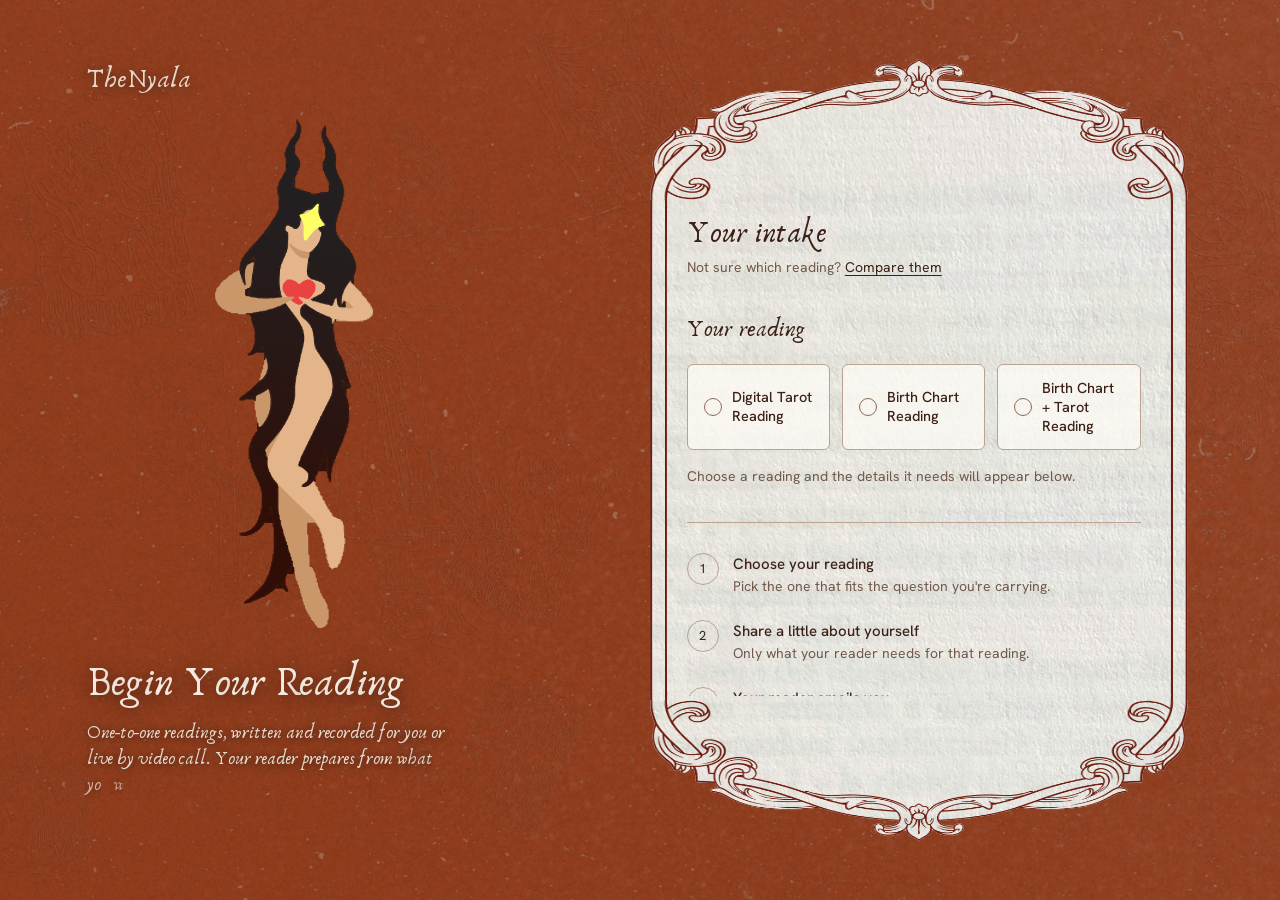
<file: book.html>
<!doctype html>
<html lang="en">
<head>
<meta charset="utf-8">
<meta name="viewport" content="width=device-width, initial-scale=1">
<title>Begin Your Reading — TheNyala</title>
<meta name="description" content="Book a one-to-one tarot or birth-chart reading with TheNyala, as a PDF with an audio recording or live by video call.">
<link rel="preconnect" href="https://fonts.googleapis.com">
<link rel="preconnect" href="https://fonts.gstatic.com" crossorigin>
<link href="https://fonts.googleapis.com/css2?family=Hanken+Grotesk:wght@300;400;500&display=swap" rel="stylesheet">
<link rel="icon" type="image/png" href="assets/favicon.png">
<link rel="preload" as="font" type="font/ttf" href="assets/fonts/Anaktoria.ttf" crossorigin>
<link rel="stylesheet" href="css/style.css">
<!-- Before the first paint: hold back the heading the pen will write (css "Scroll writing"), and, if we came from the
     home page, open under the paper sheet that will lift away (css "Page sheet"). -->
<script>document.documentElement.classList.add('ink-pending');try{if(sessionStorage.getItem('nyala-sheet')){sessionStorage.removeItem('nyala-sheet');document.documentElement.classList.add('is-arriving')}}catch(e){}</script>
<!-- GSAP 3.15.1 (GreenSock standard no-charge licence) and Lenis 1.3.27 (MIT), kept in js/vendor; the motion scripts
     run after js/booking.js (deferred), and only watch what it changes -->
<script src="js/vendor/gsap.min.js" defer></script>
<script src="js/vendor/ScrollTrigger.min.js" defer></script>
<script src="js/vendor/lenis.min.js" defer></script>
<script src="js/ink.js" defer></script>
<script src="js/motion.js" defer></script>
<script src="js/booking-motion.js" defer></script>
<script src="js/paper-symbols.js" defer></script>
</head>
<body class="page-booking">

<!-- A focused booking page on the client's rust paper, one screen tall: the glade sits on it at the left, the intake box lies on it at the right and scrolls inside -->
<main class="booking">
  <div class="book-card">
    <div class="book-pane">
      <a class="wordmark book-wordmark" href="index.html">TheNyala</a>
      <img class="book-nyala" src="assets/nyala.webp" alt="" width="572" height="1744">
      <div class="book-pane-copy">
        <h1>Begin Your Reading</h1>
        <p id="pane-sub">One-to-one readings, written and recorded for you or live by video call. Your reader prepares from what you write here, then emails you to confirm the details.</p>
      </div>
    </div>

    <div class="book-main">
      <div class="book-scroll"><!-- the form scrolls inside the box -->
      <div class="book-head">
        <h2 class="book-title">Your intake</h2>
        <p class="book-sub">Not sure which reading? <a href="index.html#readings">Compare them</a></p>
      </div>

      <!-- Submissions aren't sent anywhere yet: connect the form to email or a form service before launch (see js/booking.js) -->
      <form class="intake" id="intake" novalidate>
    <fieldset class="intake-step">
      <legend class="intake-legend">Your reading</legend>
      <div class="picks">
        <label class="pick"><input type="radio" name="reading" value="tarot"><span>Digital Tarot Reading</span></label>
        <label class="pick"><input type="radio" name="reading" value="chart"><span>Birth Chart Reading</span></label>
        <label class="pick"><input type="radio" name="reading" value="combo"><span>Birth Chart + Tarot Reading</span></label>
      </div>
      <p class="field-error" id="reading-error" role="alert"></p>
      <div class="intake-nudge" id="reading-nudge">
        <p>Choose a reading and the details it needs will appear below.</p>
        <ol class="book-steps">
          <li><b>Choose your reading</b><span>Pick the one that fits the question you're carrying.</span></li>
          <li><b>Share a little about yourself</b><span>Only what your reader needs for that reading.</span></li>
          <li><b>Your reader emails you</b><span>They read your intake first, then confirm a time for your video call or when your recording will be ready.</span></li>
        </ol>
      </div>
    </fieldset>

    <div class="intake-panel" hidden>
      <fieldset class="intake-group">
        <legend class="intake-legend">About you</legend>
        <div class="row">
          <label class="field"><span class="field-label">Preferred name</span><input name="name" autocomplete="given-name" required></label>
          <label class="field" data-for="tarot session combo"><span class="field-label">Pronouns <em>optional</em></span><input name="pronouns" placeholder="e.g. she/her, they/them"></label>
        </div>
        <label class="field"><span class="field-label">Email</span><input type="email" name="email" autocomplete="email" required><small class="hint">Your reader will use this to confirm the details with you.</small></label>
      </fieldset>

      <fieldset class="intake-group" data-for="chart combo">
        <legend class="intake-legend">Your birth chart</legend>
        <div class="row">
          <label class="field"><span class="field-label">Date of birth</span><input type="date" name="dob" required></label>
          <label class="field"><span class="field-label">Exact birth time</span><input type="time" name="birth_time" required></label>
        </div>
        <label class="field"><span class="field-label">Birthplace</span><input name="birthplace" placeholder="City, region, country" required></label>
        <label class="field">
          <span class="field-label">How sure are you of your birth time? <output id="conf-out" for="conf">5</output> out of 10</span>
          <input type="range" id="conf" name="birth_time_confidence" min="1" max="10" value="5">
          <span class="range-ends" aria-hidden="true"><span>A rough guess</span><span>From my birth certificate</span></span>
          <small class="hint">Not sure of your time? Give your best guess above and set this low.</small>
        </label>
        <label class="field"><span class="field-label">Main reason for booking</span><textarea name="reason" rows="3" required></textarea></label>
        <div class="field">
          <span class="field-label" id="chart-areas-label">Main areas you want to explore</span>
          <small class="hint">Tap them in order of importance; your first choice is number 1.</small>
          <div class="chips" data-name="chart_areas" role="group" aria-labelledby="chart-areas-label">
            <button type="button">Love and relationships</button><button type="button">Career and purpose</button><button type="button">Money and resources</button><button type="button">Family and home</button><button type="button">Personality and strengths</button><button type="button">Health and wellbeing</button><button type="button">Spirituality</button><button type="button">Life timing and cycles</button>
          </div>
        </div>
      </fieldset>

      <!-- One group for every tarot format: "tarot" parts are the question readings (PDF and audio), "session" parts the live 30-minute session -->
      <fieldset class="intake-group" data-for="tarot session">
        <legend class="intake-legend">Your tarot reading</legend>
        <div class="field">
          <span class="field-label" id="format-label">How would you like your reading?</span>
          <div class="seg" role="radiogroup" aria-labelledby="format-label" aria-describedby="format-hint">
            <label><input type="radio" name="tarot_format" value="one" checked><span>One question</span></label>
            <label><input type="radio" name="tarot_format" value="three"><span>Three questions</span></label>
            <label><input type="radio" name="tarot_format" value="session"><span>Live 30-minute session</span></label>
          </div>
          <small class="hint" id="format-hint">One or three questions come as a PDF with an audio recording; the session is live by video call.</small>
        </div>
        <label class="field" data-for="tarot"><span class="field-label">Current situation</span><textarea name="situation" rows="3" placeholder="What's happening in your life right now?" required></textarea></label>
        <label class="field" data-q="one"><span class="field-label">Your question</span><input name="question" required></label>
        <div class="field" data-q="three">
          <span class="field-label">Your three questions</span>
          <div class="qlist">
            <label><span class="qnum" aria-hidden="true">1</span><input name="question_1" aria-label="Question 1" required></label>
            <label><span class="qnum" aria-hidden="true">2</span><input name="question_2" aria-label="Question 2" required></label>
            <label><span class="qnum" aria-hidden="true">3</span><input name="question_3" aria-label="Question 3" required></label>
          </div>
        </div>
        <label class="field" data-for="session"><span class="field-label">Your questions</span><textarea name="questions" rows="3" placeholder="Bring as many as you like." required></textarea></label>
        <div class="field" data-for="session">
          <span class="field-label" id="session-areas-label">Main areas you want to explore</span>
          <small class="hint">Tap them in order of importance; your first choice is number 1.</small>
          <div class="chips" data-name="session_areas" role="group" aria-labelledby="session-areas-label">
            <button type="button">Love and relationships</button><button type="button">Career and work</button><button type="button">Money</button><button type="button">Family and friends</button><button type="button">Personal growth</button><button type="button">Health and wellbeing</button><button type="button">Spiritual path</button><button type="button">A decision</button>
          </div>
        </div>
        <label class="field" data-for="tarot"><span class="field-label">Anything you specifically want to focus on <em>optional</em></span><textarea name="focus" rows="2"></textarea></label>
      </fieldset>

      <fieldset class="intake-group" data-for="combo">
        <legend class="intake-legend">Your tarot reading</legend>
        <label class="field"><span class="field-label">Current situation</span><textarea name="situation" rows="3" placeholder="What's happening in your life right now?" required></textarea></label>
        <label class="field"><span class="field-label">Your questions</span><textarea name="questions" rows="3" required></textarea></label>
        <div class="field">
          <span class="field-label" id="combo-areas-label">Main areas you want to explore in the cards</span>
          <small class="hint">Tap them in order of importance; your first choice is number 1.</small>
          <div class="chips" data-name="tarot_areas" role="group" aria-labelledby="combo-areas-label">
            <button type="button">Love and relationships</button><button type="button">Career and work</button><button type="button">Money</button><button type="button">Family and friends</button><button type="button">Personal growth</button><button type="button">Health and wellbeing</button><button type="button">Spiritual path</button><button type="button">A decision</button>
          </div>
        </div>
        <label class="field"><span class="field-label">Anything you specifically want to focus on <em>optional</em></span><textarea name="focus" rows="2"></textarea></label>
      </fieldset>

      <!-- Every reading with tarot in it asks for a preferred date (built by js/booking.js); the reader confirms the time -->
      <fieldset class="intake-group" data-for="tarot session combo">
        <legend class="intake-legend">Your reading date</legend>
        <div class="field">
          <span class="field-label" id="date-label">Preferred date</span>
          <small class="hint">Your reader will confirm it with you by email.</small>
          <!-- the month on the left, the chosen day written out on the right (below it on phones) -->
          <div class="datepick" role="group" aria-labelledby="date-label">
            <div class="datepick-cal">
              <div class="datepick-head">
                <p class="datepick-month" aria-live="polite"></p>
                <div class="datepick-navs">
                  <button type="button" class="datepick-nav" aria-label="Previous month"><svg viewBox="0 0 16 16" aria-hidden="true"><path d="M10 3 5 8l5 5" fill="none" stroke="currentColor" stroke-width="1.4" stroke-linecap="round" stroke-linejoin="round"/></svg></button>
                  <button type="button" class="datepick-nav" aria-label="Next month"><svg viewBox="0 0 16 16" aria-hidden="true"><path d="m6 3 5 5-5 5" fill="none" stroke="currentColor" stroke-width="1.4" stroke-linecap="round" stroke-linejoin="round"/></svg></button>
                </div>
              </div>
              <div class="datepick-week" aria-hidden="true"></div>
              <div class="datepick-days"></div>
            </div>
            <div class="datepick-summary">
              <p class="datepick-picked sr-only" aria-live="polite"></p>
              <div class="datepick-show" aria-hidden="true"><span class="datepick-num"></span><span class="datepick-dayname"></span><span class="datepick-monthname"></span></div>
              <p class="datepick-empty"><b>No date yet</b><span>Choose any open day on the calendar.</span></p>
            </div>
            <input type="hidden" name="preferred_date">
          </div>
        </div>
      </fieldset>

      <label class="field intake-last" data-for="chart session combo"><span class="field-label">Anything else you'd like your reader to know <em>optional</em></span><textarea name="anything_else" rows="3"></textarea></label>

      <div class="submit-row">
        <button type="submit" class="book-submit">Send my intake <svg viewBox="0 0 16 16" aria-hidden="true"><path d="M8 1.5c.4 3.3 2.2 5.1 5.5 5.5-3.3.4-5.1 2.2-5.5 5.5-.4-3.3-2.2-5.1-5.5-5.5 3.3-.4 5.1-2.2 5.5-5.5Z" fill="currentColor"/></svg></button>
        <p class="form-summary" id="form-summary" role="alert"></p>
      </div>
    </div>
      </form>

      <div class="intake-thanks" id="thanks" hidden tabindex="-1">
        <h2>Thank you</h2>
        <p>Your <strong id="thanks-reading"></strong> intake is in, <span id="thanks-name"></span>. <span id="thanks-next"></span></p>
        <a class="hero-cta" href="index.html">Back to the home page</a>
      </div>
      </div>
    </div>
  </div>
</main>

<script src="js/booking.js"></script>
</body>
</html>
</file>
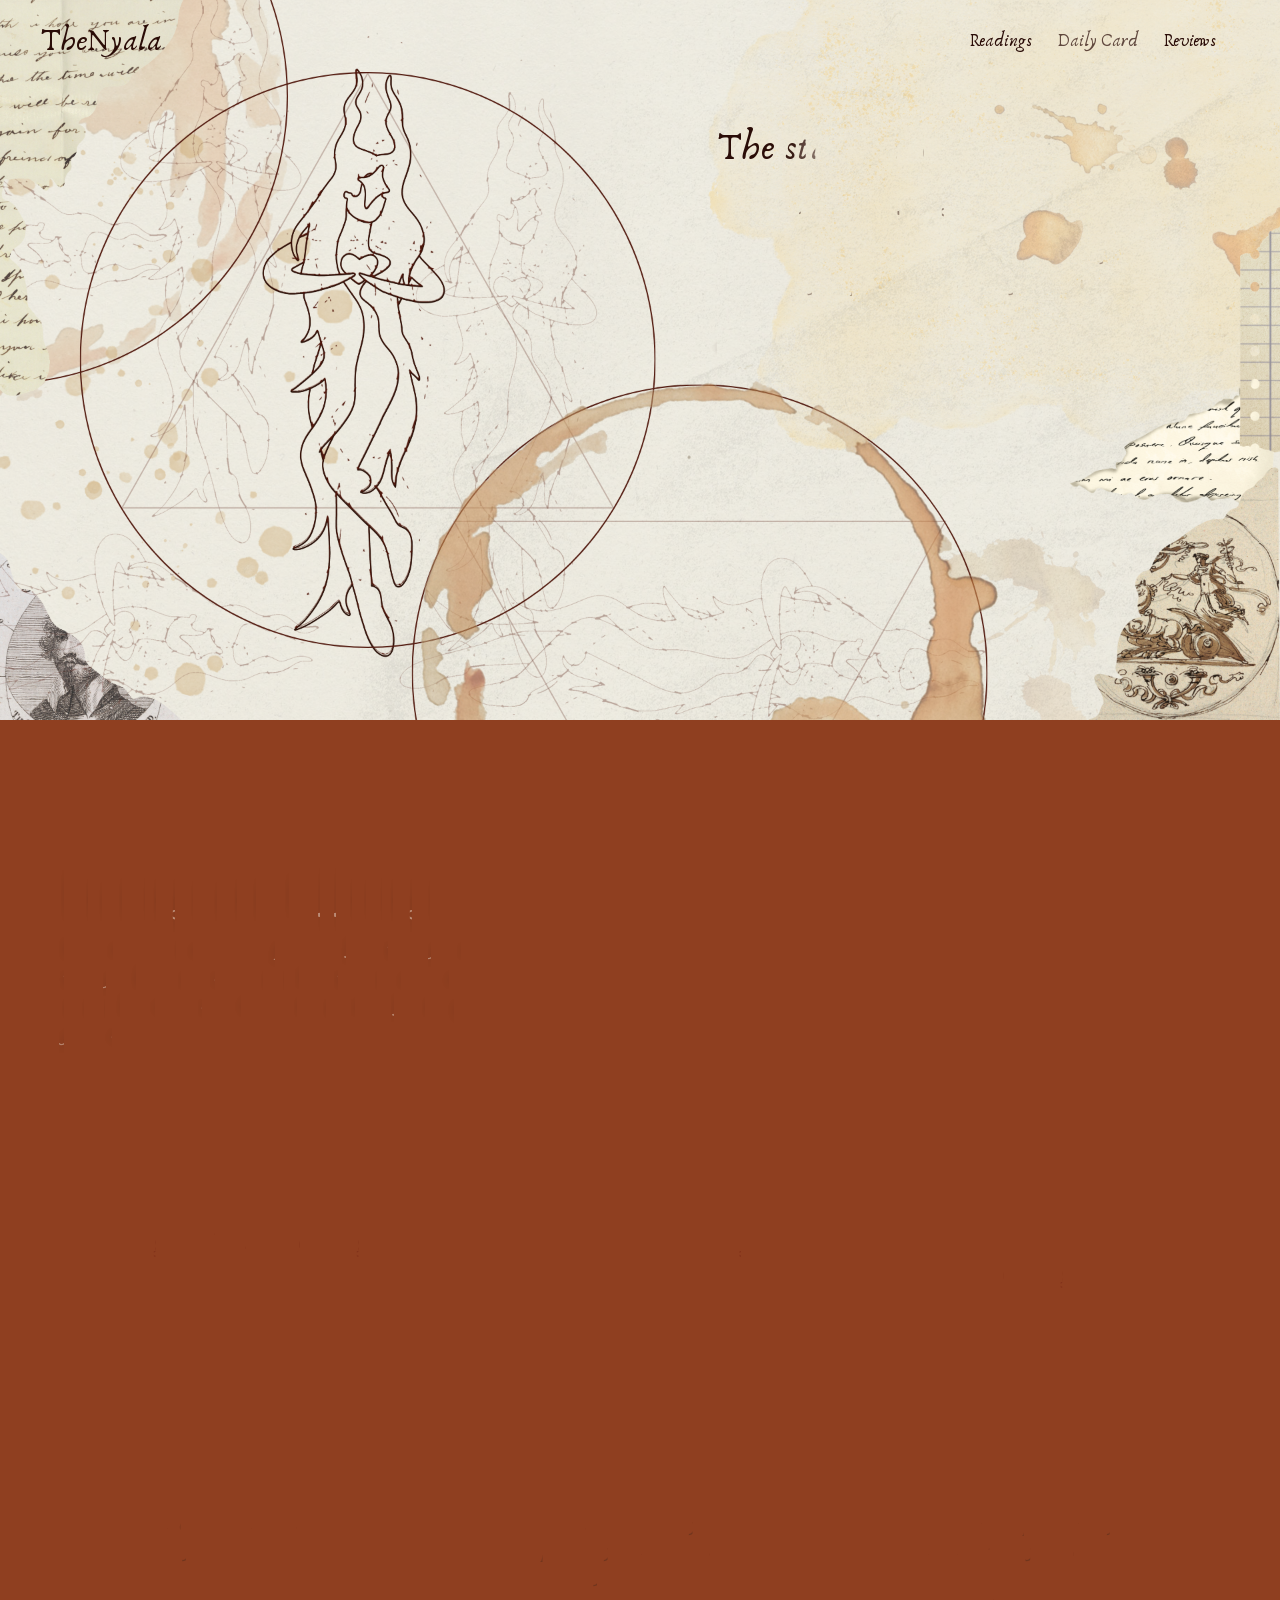
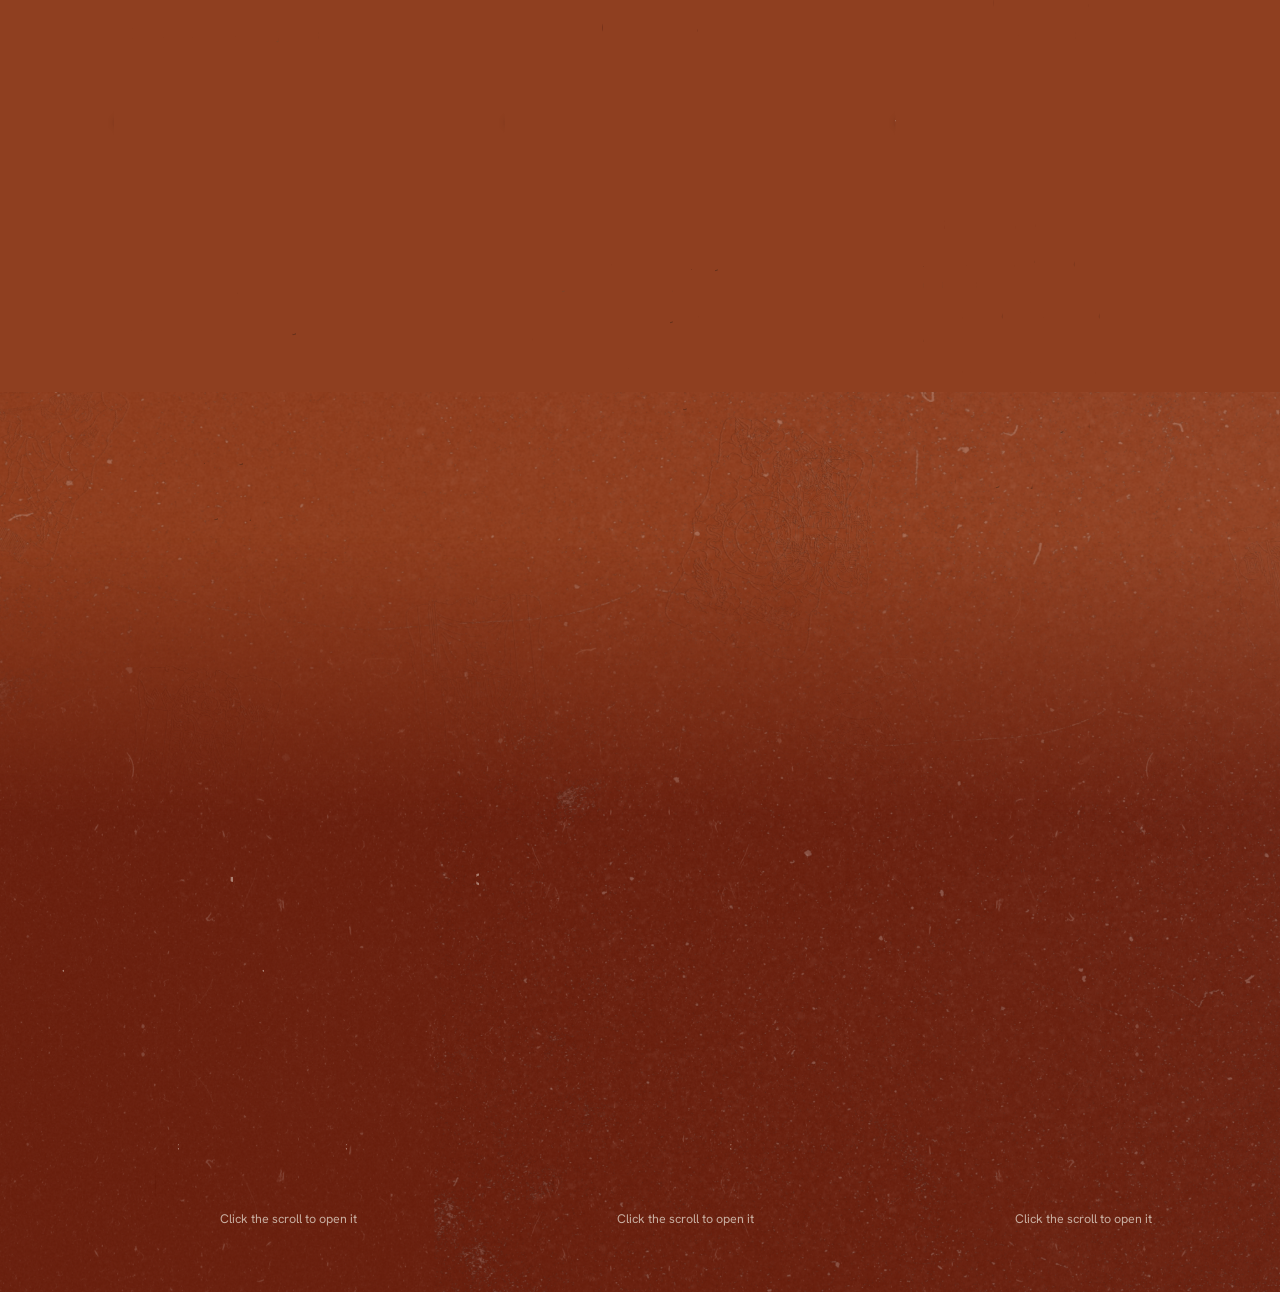
<file: reviews.html>
<!doctype html>
<html lang="en">
<head>
<meta charset="utf-8">
<meta name="viewport" content="width=device-width, initial-scale=1">
<meta http-equiv="refresh" content="0; url=index.html#reviews">
<meta name="robots" content="noindex">
<title>Reviews — TheNyala</title>
<link rel="stylesheet" href="css/style.css">
</head>
<body>
<main class="reviews-main">
  <p>Reviews are now part of the home page. <a href="index.html#reviews">View reviews</a>.</p>
</main>
</body>
</html>
</file>
<file: css/style.css>
:root {
  --night: #2a0c07; /* deep rust-brown: dark text on cream */
  --paper: #8f3f20; /* fallback behind the supplied Orange Background.png */
  --edge: clamp(18px, 3.2vw, 52px); /* wordmark and nav sit on this edge */
  --moon: #f6f0e6; /* warm cream, like the lace cards and the button frames */
  --k: calc(100vh / 1080); /* one pixel of the 1920x1080 paper design at this screen's height (see the framed first screen) */
  --hero-face: "Hanken Grotesk", system-ui, sans-serif;
  --brand-face: "Anaktoria", Georgia, "Times New Roman", serif; /* display headings and wordmark */
  --second-face: "Anaktoria", Georgia, "Times New Roman", serif; /* secondary face, a Garamond-style serif: titles below the headings, prices and intro lines */
}
@font-face { /* custom font from Calligraphr; no digits, hyphen or dashes, so those fall back to Hanken Grotesk */
  font-family: "The Nyala Font"; src: url("../assets/fonts/TheNyalaFont-Regular.ttf") format("truetype");
  font-weight: 400; font-style: normal; font-display: swap;
}
@font-face { /* Anaktoria 6.31 by George Douros (2016); its built-in licence: "Fonts in this site are free for any use". One weight only */
  font-family: "Anaktoria"; src: url("../assets/fonts/Anaktoria.ttf") format("truetype");
  font-weight: 400; font-style: normal; font-display: swap;
}
/* Anaktoria's contextual alternates swap in swash word endings, which read as stray dots at text sizes: keep them off */
.hero-lede, .pricing-lede, .plan-price, .book-pane-copy p, .book-title, .intake-legend, .datepick-num { font-variant-ligatures: no-contextual; }
* { box-sizing: border-box; margin: 0; padding: 0; }
body {
  background: var(--paper);
  color: var(--moon);
  font-family: var(--hero-face);
  font-weight: 400;
  line-height: 1.55;
  overflow-x: hidden;
  -webkit-font-smoothing: antialiased;
}
a { color: inherit; text-decoration: none; }
.sr-only { position: absolute; width: 1px; height: 1px; overflow: hidden; clip-path: inset(50%); white-space: nowrap; }

/* ---------- The paper: the client's rust paper lies behind every page, fixed while the sections scroll over it ---------- */
body::before { /* original orange paper, shared by readings, reviews and the booking page */
  content: ""; position: fixed; top: 0; left: 0; right: 0; height: 100vh; z-index: -1; /* 100vh: the tallest viewport, so it never jumps as phone toolbars come and go */
  background: var(--paper) url("../assets/Background/Orange Background.png") center / cover no-repeat;
}
@media (prefers-reduced-motion: no-preference) { html { scroll-behavior: smooth; } }

/* Scattered relief on orange paper only: the landing collage and intake paper
   cover this background layer. Keep original colors and transparency. */
.paper-symbols {
  position: fixed; inset: 0; z-index: -1; overflow: hidden;
  pointer-events: none; user-select: none; opacity: .55;
}
.paper-symbols img {
  position: absolute; left: var(--symbol-x); top: var(--symbol-y);
  width: clamp(100px, var(--symbol-size), 240px); height: auto;
  translate: -50% -50%; rotate: var(--symbol-angle); opacity: var(--symbol-opacity);
}
@media (max-width: 640px) {
  .paper-symbols { opacity: .42; }
  .paper-symbols img {
    left: var(--phone-x); top: var(--phone-y);
    width: clamp(76px, var(--phone-size), 150px);
  }
  .paper-symbols img:nth-child(n + 9) { display: none; }
}

/* ---------- Header ---------- */
.nav { /* sits at the top of the hero and scrolls away with it, so it never covers the sections below */
  position: absolute; top: 22px; right: var(--edge); z-index: 50;
  display: flex; align-items: center; gap: 4px; height: 40px;
}
/* each link is framed like the buttons, a size smaller (see "Framed buttons" below) */

/* ---------- Framed buttons: the client's ornamental frame round every button and menu link ---------- */
/* The frame (assets/button-frame.webp, built by tools/build-frame.ps1) is a border-image on ::after: its scrolled ends
   keep their shape and the double rules between them stretch to any width. Each end is .578 of the button's height
   wide (104 of the image's 180px), so the frame never distorts. Behind it, a dark fill in the frame's own shape
   (assets/button-fill.webp, sliced the same way) fills the whole frame, scrolled ends included. */
.hero-cta, .nav a {
  --h: 54px; --cap: calc(var(--h) * .578);
  position: relative; isolation: isolate;
  display: inline-flex; align-items: center; justify-content: center; gap: 10px;
  height: var(--h); padding: 0 calc(var(--cap) + 4px);
  font-family: var(--second-face); font-size: 19px; font-weight: 400; font-synthesis: none; font-variant-ligatures: no-contextual;
  line-height: 1; white-space: nowrap; color: var(--moon); text-shadow: 0 1px 8px rgba(26, 6, 3, .7);
}
.hero-cta::before, .hero-cta::after, .nav a::before, .nav a::after {
  content: ""; position: absolute; inset: 0; pointer-events: none;
  border-style: solid; border-color: transparent; border-width: 0 var(--cap);
  border-image: url("../assets/button-frame.webp") 0 104 fill / 0 var(--cap) / 0 stretch;
}
.hero-cta::before, .nav a::before { /* the fill, in the frame's shape; it lightens on hover */
  z-index: -1; border-image-source: url("../assets/button-fill.webp");
  opacity: .62; transition: opacity .35s cubic-bezier(.16, 1, .3, 1);
}
.hero-cta::before { opacity: .55; }
.hero-cta::after, .nav a::after { filter: drop-shadow(0 2px 3px rgba(26, 6, 3, .5)); } /* lifts the cream frame off the paper */
.hero-cta:hover::before, .nav a:hover::before { opacity: .4; }
.nav a { --h: 42px; font-size: 17px; }

/* ---------- Hero: Nyala on the client's framed paper ---------- */
.hero {
  position: relative; isolation: isolate; overflow: hidden;
  min-height: 100vh; min-height: 100svh;
}
@supports (height: 100svh) { :root { --k: calc(100svh / 1080); } } /* the first screen is 100svh tall */
.scene { position: absolute; inset: 0; z-index: 0; } /* holds Nyala */
.nyala { /* her star face sits on the page's centre line; height and top are set by script to fit the window */
  position: absolute; left: 50%; top: 5%; height: 78%; width: auto; translate: -60% 0;
  animation: nyala-float 4s ease-in-out infinite; will-change: transform;
}
/* she floats up from her fitted spot and settles back, never lower, so she stays clear of the headline */
@keyframes nyala-float { 0%, 100% { transform: translateY(0); } 50% { transform: translateY(-3%); } }
@keyframes nyala-float-soft { 0%, 100% { transform: translateY(0); } 50% { transform: translateY(-2%); } }

.wordmark {
  position: absolute; z-index: 2; top: 22px; left: var(--edge); height: 40px; /* level with the menu on the right */
  display: flex; align-items: center; white-space: nowrap;
  font-family: var(--brand-face); font-weight: 400; font-synthesis: none; font-size: clamp(26px, 1.2vw + 1.2vh, 36px); line-height: 1;
  color: rgba(240, 232, 220, .9); text-shadow: 0 2px 14px rgba(26, 6, 3, .5);
}

/* the lower band: headline and lede on the left, the button on the right */
.hero-frame {
  position: absolute; z-index: 2; left: 11%; right: 11%; top: 64%; bottom: 4.5%;
  display: grid; grid-template-columns: minmax(0, 1fr) auto; align-items: end; gap: 32px;
  padding: 0 4.5% 4.2vh;
}
.hero h1 {
  font-family: var(--brand-face); font-weight: 400; font-synthesis: none;
  font-size: clamp(26px, 1.8vw + 1.3vh, 44px); line-height: 1.18; letter-spacing: .005em; /* the script runs wide: this keeps the line about as long as before */
  margin: 0 0 16px; color: rgba(246, 240, 230, .95); text-wrap: balance;
  text-shadow: 0 2px 18px rgba(26, 6, 3, .55);
}
.hero-lede {
  max-width: 44ch; font-family: var(--second-face); font-size: 18px; line-height: 1.45; text-wrap: pretty;
  color: rgba(240, 233, 222, .9); text-shadow: 0 1px 10px rgba(26, 6, 3, .7);
}
.hero-act { display: flex; flex-direction: column; align-items: flex-end; gap: 14px; }
.hero-cta svg { width: 13px; height: 13px; flex: none; transition: rotate .6s cubic-bezier(.16, 1, .3, 1); }
.hero-cta:hover svg { rotate: 90deg; }

/* On landscape screens the first screen is the client's whole paper design, embossed frame and label included. It is a
   border-image: the frame's sides (500px of the source each) keep their true shape, sized by the screen's height, and
   only the plain middle stretches, so the frame fits any width. The wordmark sits in the label, the menu level with it
   inside the frame, and the headline, lede and button inside the side vines (300px of the source) and above the
   bottom corners' curls (which rise 210px from the bottom). Elsewhere the plain paper shows. */
@media (min-width: 1280px) and (min-height: 700px) and (min-aspect-ratio: 3/2) { /* enough space inside the frame for artwork and copy */
  .hero::before {
    content: ""; position: absolute; inset: 0; z-index: -1;
    border-style: solid; border-color: transparent; border-width: 0 calc(var(--k) * 500);
    border-image: url("../assets/paper-frame.jpg") 0 500 fill / 0 calc(var(--k) * 500) / 0 stretch;
  }
  .hero .wordmark { top: calc(var(--k) * 120); left: calc(var(--k) * 260); height: auto; translate: -50% -50%; font-size: calc(var(--k) * 54); }
  .nav { top: calc(var(--k) * 120); right: calc(var(--k) * 470); translate: 0 -50%; }
  .hero-frame { top: auto; left: calc(var(--k) * 300); right: calc(var(--k) * 300); bottom: calc(var(--k) * 210); padding: 0; }
}

:root { /* old-paper textures, shared by the pricing leaves and the review scrolls */
  --grain: url("data:image/svg+xml,%3Csvg xmlns='http://www.w3.org/2000/svg' width='220' height='220'%3E%3Cfilter id='g'%3E%3CfeTurbulence type='fractalNoise' baseFrequency='.85' numOctaves='3' stitchTiles='stitch'/%3E%3CfeColorMatrix values='0 0 0 0 .32 0 0 0 0 .2 0 0 0 0 .09 0 0 0 .55 -.12'/%3E%3C/filter%3E%3Crect width='100%25' height='100%25' filter='url(%23g)'/%3E%3C/svg%3E");
  --stains: url("data:image/svg+xml,%3Csvg xmlns='http://www.w3.org/2000/svg' width='420' height='420'%3E%3Cfilter id='s'%3E%3CfeTurbulence type='fractalNoise' baseFrequency='.012' numOctaves='4' seed='7' stitchTiles='stitch'/%3E%3CfeColorMatrix values='0 0 0 0 .42 0 0 0 0 .27 0 0 0 0 .11 0 0 0 1.5 -.62'/%3E%3C/filter%3E%3Crect width='100%25' height='100%25' filter='url(%23s)'/%3E%3C/svg%3E");
}
/* ---------- Readings and Offerings: pricing columns as leaves of aged parchment ----------
   One leaf per reading, in the language of the hero collage and the client's cards: parchment with grain, stains and a
   slightly ragged edge; an inked double frame with small compass points at its corners; a Roman numeral and the name in
   the cards' rust lettering; the card's engraving drawn over Vitruvian construction lines (circle, square, triangle);
   and a faint embossed tarot card pressed into the paper, like those scattered on the page. The three parts (head, top,
   what's included) line up across the leaves (subgrid), whatever their length. */
.pricing { max-width: 1320px; margin: 0 auto; padding: 110px clamp(20px, 5vw, 64px) 120px; }
.pricing-head { max-width: 860px; margin-bottom: 56px; }
.pricing-head h2 {
  font-family: var(--brand-face); font-weight: 400; font-synthesis: none;
  font-size: clamp(34px, 2.4vw + 1.2vh, 54px); line-height: 1.12; margin-bottom: 16px;
  color: rgba(246, 240, 230, .96); text-shadow: 0 2px 18px rgba(26, 6, 3, .55);
}
.pricing-lede { font-family: var(--second-face); font-size: 19px; line-height: 1.5; max-width: 52ch; color: rgba(240, 233, 222, .88); text-shadow: 0 1px 10px rgba(26, 6, 3, .6); }

.offers {
  list-style: none; display: grid; grid-template-columns: repeat(3, minmax(0, 1fr)); grid-template-rows: auto auto 1fr;
  column-gap: 32px; max-width: 1140px; margin: 0 auto;
}
.plan {
  --ink: #6e1f12; /* the cards' rust lettering */
  --compass: radial-gradient(circle, var(--ink) 0 1.6px, transparent 2.2px 3.6px, rgba(110, 31, 18, .55) 4px 4.8px, transparent 5.3px);
  position: relative; isolation: isolate;
  grid-row: span 3; display: grid; grid-template-rows: subgrid; row-gap: 0;
  color: #3a2215; padding: 14px;
  transition: transform .6s cubic-bezier(.16, 1, .3, 1);
}
.plan:hover { transform: translateY(-5px); }
.plan::before { /* the leaf: grain, stains, handled edges, a ragged outline and its shadow on the page */
  content: ""; position: absolute; inset: 0; z-index: -3;
  background:
    var(--grain),
    linear-gradient(rgba(236, 226, 204, .55), rgba(236, 226, 204, .55)), /* softens the stains to a light foxing */
    var(--stains),
    radial-gradient(ellipse at 18% 12%, rgba(160, 110, 55, .14), transparent 42%),
    radial-gradient(ellipse at 85% 88%, rgba(140, 90, 40, .16), transparent 40%),
    #ece2cc;
  box-shadow: inset 0 0 34px rgba(120, 78, 36, .38), inset 0 0 6px rgba(90, 55, 24, .4);
  filter: url(#story-rough) drop-shadow(0 16px 20px rgba(26, 6, 3, .42));
}
.plan-frame { /* the inked double frame: two fine outlines (inline SVG, so they can be drawn round the leaf) */
  position: absolute; top: 12px; left: 12px; width: calc(100% - 24px); height: calc(100% - 24px); z-index: -1;
  overflow: visible; pointer-events: none; fill: none; stroke: rgba(110, 31, 18, .5); stroke-width: 1;
}
.plan-frame--inner { top: 14.5px; left: 14.5px; width: calc(100% - 29px); height: calc(100% - 29px); }
.plan-mark { /* a tarot card embossed into the paper, part-hidden off the lower corner, and a small compass point
   on each corner of the frame (centred on the frame line, 7.5px in from this layer's edge) */
  position: absolute; inset: 6px; z-index: -2; overflow: hidden; pointer-events: none;
  background:
    var(--compass) -1.5px -1.5px / 18px 18px no-repeat,
    var(--compass) calc(100% + 1.5px) -1.5px / 18px 18px no-repeat,
    var(--compass) -1.5px calc(100% + 1.5px) / 18px 18px no-repeat,
    var(--compass) calc(100% + 1.5px) calc(100% + 1.5px) / 18px 18px no-repeat;
}
.plan-mark img {
  position: absolute; right: -54px; bottom: -40px; width: 230px; height: auto; rotate: -12deg;
  opacity: .34; mix-blend-mode: multiply;
}

.plan-head { text-align: center; padding: 34px 26px 0; }
.plan-numeral {
  display: block; font-family: var(--brand-face); font-size: 17px; letter-spacing: .3em; padding-left: .3em;
  color: rgba(110, 31, 18, .7); margin-bottom: 6px;
}
.plan-name {
  font-family: var(--brand-face); font-size: 27px; font-weight: 400; font-synthesis: none; line-height: 1.15;
  color: var(--ink);
}
.plan-name::after { /* a short inked rule with a star at its centre, like the cards' flourishes */
  content: "\2726"; display: block; margin: 12px auto 0; width: 132px; font-size: 10px; line-height: 1; color: var(--ink);
  background: linear-gradient(90deg, transparent, rgba(110, 31, 18, .55) 25%, rgba(110, 31, 18, .55) 42%, transparent 42% 58%, rgba(110, 31, 18, .55) 58%, rgba(110, 31, 18, .55) 75%, transparent) center / 100% 1px no-repeat;
}
.plan-top { display: flex; flex-direction: column; align-items: center; text-align: center; padding: 18px 30px 30px; }
.plan-emblem { position: relative; display: grid; place-items: center; width: 168px; height: 168px; margin-bottom: 16px; }
.plan-geometry {
  position: absolute; inset: 0; width: 100%; height: 100%; overflow: visible;
  fill: none; stroke: rgba(110, 31, 18, .42); stroke-width: .8;
}
.plan-geometry .plan-geometry-axis { stroke: rgba(110, 31, 18, .2); stroke-dasharray: 2 3; }
.plan-geometry .plan-geometry-dot { fill: rgba(110, 31, 18, .5); stroke: none; }
.plan-engraving { position: relative; display: block; height: 84px; width: auto; max-width: 88%; object-fit: contain; }
.plan-engraving[src*="caterpillar"] { height: 58px; } /* evened out by eye */
.plan-engraving[src*="chrysalis"] { height: 104px; }
.plan-engraving[src*="butterfly"] { height: 80px; }
.plan-for { font-family: var(--second-face); font-size: 18px; line-height: 1.4; max-width: 25ch; color: #4f2c1c; }
.plan-price { font-family: var(--brand-face); font-size: 32px; font-weight: 400; font-synthesis: none; line-height: 1.1; color: #2a0c07; margin-top: 18px; }
.plan-format { font-family: var(--second-face); font-size: 16px; color: #6e4a33; margin: 6px 0 22px; }
.plan-cta { width: 100%; margin-top: auto; justify-content: center; }
.plan-cta::before { opacity: .82; } /* on the parchment the fill needs to be dark enough for the cream label */
.plan-cta:hover::before { opacity: .66; }

.plan-includes { position: relative; padding: 30px 34px 40px; }
.plan-includes::before { /* an inked divider with a star at its centre */
  content: "\2727"; position: absolute; top: 0; left: 34px; right: 34px; translate: 0 -50%;
  text-align: center; font-size: 13px; line-height: 1; color: var(--ink);
  background: linear-gradient(90deg, transparent, rgba(110, 31, 18, .4) 12%, rgba(110, 31, 18, .4) 46%, transparent 46% 54%, rgba(110, 31, 18, .4) 54%, rgba(110, 31, 18, .4) 88%, transparent) center / 100% 1px no-repeat;
}
.plan-includes-title { font-family: var(--brand-face); font-size: 20px; color: var(--ink); margin-bottom: 12px; }
.plan-list { list-style: none; display: grid; gap: 9px; }
.plan-list li { position: relative; padding-left: 24px; font-family: var(--second-face); font-size: 17px; line-height: 1.35; color: #3a2215; }
.plan-list li::before { content: "\2726"; position: absolute; left: 2px; top: .28em; font-size: 10px; line-height: 1; color: var(--ink); }
.plan-list small { display: block; font-size: 14.5px; color: #6e4a33; margin-top: 1px; }

@media (max-width: 1100px) {
  .offers { column-gap: 20px; }
  .plan-head { padding-inline: 18px; }
  .plan-top { padding-inline: 20px; }
  .plan-includes { padding-inline: 24px; }
  .plan-includes::before { left: 24px; right: 24px; }
  .plan-name { font-size: 24px; }
  .plan-emblem { width: 148px; height: 148px; }
}
@media (max-width: 900px) { /* one column, kept to a comfortable width */
  .offers { grid-template-columns: minmax(0, 440px); grid-template-rows: none; row-gap: 44px; }
  .plan { grid-row: auto; grid-template-rows: auto auto 1fr; }
}
@media (max-width: 640px) {
  .pricing { padding-top: 84px; padding-bottom: 96px; }
  .pricing-head { margin-bottom: 52px; }
}

/* ---------- Booking page (book.html): the glade sits on the paper at the left, the intake box lies on it at the right ---------- */
.book-card { /* exactly one screen tall, with the same margin above and below; the form scrolls inside its box */
  display: grid; grid-template-columns: minmax(0, 1fr) minmax(0, 620px); grid-template-rows: minmax(0, 1fr); gap: clamp(32px, 4vw, 72px);
  max-width: 1600px; height: 100vh; height: 100svh; min-height: 620px; margin: 0 auto; padding: 40px clamp(24px, 4vw, 72px);
}

/* the glade: directly on the paper */
.book-pane { /* a column: wordmark, then Nyala filling the space between, then the heading, so they never overlap */
  position: relative; min-height: 0; display: flex; flex-direction: column; padding: 72px 36px 36px;
}
.book-wordmark { top: 20px; left: 36px; }
.book-nyala {
  flex: 1 1 auto; min-height: 0; width: 100%; height: auto; object-fit: contain; object-position: 46% 100%;
  margin-bottom: 26px; animation: nyala-float 4s ease-in-out infinite; will-change: transform;
}
.book-pane-copy { position: relative; z-index: 2; flex: none; }
.book-pane-copy h1 {
  font-family: var(--brand-face); font-weight: 400; font-synthesis: none;
  font-size: clamp(34px, 2.4vw + 1.2vh, 54px); line-height: 1.1; margin-bottom: 14px;
  color: rgba(246, 240, 230, .97); text-shadow: 0 2px 18px rgba(26, 6, 3, .6);
}
.book-pane-copy p { font-family: var(--second-face); font-size: 18px; line-height: 1.45; max-width: 40ch; color: rgba(240, 233, 222, .9); text-shadow: 0 1px 10px rgba(26, 6, 3, .7); }

/* the intake: a bordered, deep rust-brown box laid on the paper */
.book-main {
  position: relative; min-height: 0; display: flex; flex-direction: column; scroll-margin-top: 16px;
  background: rgba(48, 14, 8, .84); border: 1px solid rgba(240, 232, 220, .22); border-radius: 6px;
  backdrop-filter: blur(12px); -webkit-backdrop-filter: blur(12px);
  box-shadow: 0 24px 60px rgba(26, 6, 3, .5);
}
.book-scroll {
  position: relative; flex: 1 1 auto; min-height: 0; overflow-y: auto; overscroll-behavior: contain; border-radius: inherit; /* relative: anything positioned inside the form stays inside its scroll */
  padding: 54px clamp(26px, 3.5vw, 48px) 44px;
  scrollbar-width: thin; scrollbar-color: rgba(240, 232, 220, .3) transparent; scrollbar-gutter: stable;
}
.book-head { margin-bottom: 34px; }
.book-title { font-family: var(--second-face); font-size: 30px; font-weight: 400; font-synthesis: none; line-height: 1.15; color: var(--moon); margin-bottom: 6px; }
.book-sub { font-size: 14px; color: rgba(240, 233, 222, .72); }
.book-sub a { color: var(--moon); text-decoration: underline; text-underline-offset: 3px; }
.intake-step { border: 0; }
.intake-legend { font-family: var(--second-face); font-size: 23px; font-weight: 400; font-synthesis: none; color: var(--moon); margin-bottom: 16px; padding: 0; }
.picks { display: grid; grid-template-columns: repeat(3, minmax(0, 1fr)); gap: 12px; }
.pick { position: relative; cursor: pointer; }
.pick input { position: absolute; opacity: 0; pointer-events: none; }
.pick span {
  display: flex; align-items: center; gap: 10px; height: 100%; min-height: 62px; padding: 14px 16px;
  font-size: 14.5px; font-weight: 500; line-height: 1.3; color: rgba(246, 240, 230, .9);
  background: rgba(36, 10, 6, .5); border: 1px solid rgba(240, 232, 220, .2); border-radius: 6px;
  transition: border-color .35s, background .35s cubic-bezier(.16, 1, .3, 1);
}
.pick span::before { /* an open ring that fills with a cream dot when chosen */
  content: ""; flex: none; width: 16px; height: 16px; border: 1px solid rgba(240, 232, 220, .5); border-radius: 50%;
}
.pick:hover span { background: rgba(240, 232, 220, .06); border-color: rgba(240, 232, 220, .36); }
.pick input:checked + span { background: rgba(240, 232, 220, .12); border-color: rgba(240, 232, 220, .78); color: var(--moon); }
.pick input:checked + span::before { border-color: var(--moon); background: radial-gradient(circle, var(--moon) 0 3.5px, transparent 4px); }
.pick input:focus-visible + span { outline: 1px solid var(--moon); outline-offset: 4px; }
.intake-nudge { margin-top: 16px; font-size: 14px; color: rgba(240, 233, 222, .72); }
.book-steps { list-style: none; counter-reset: step; display: grid; gap: 22px; margin-top: 34px; padding-top: 30px; border-top: 1px solid rgba(240, 232, 220, .12); }
.book-steps li { counter-increment: step; display: grid; grid-template-columns: 30px 1fr; column-gap: 16px; }
.book-steps li::before { /* the numbers say the order things happen in */
  content: counter(step); grid-row: span 2; display: grid; place-items: center; width: 30px; height: 30px;
  font-size: 13px; color: var(--moon); border: 1px solid rgba(240, 232, 220, .4); border-radius: 50%;
}
.book-steps b { font-size: 15px; font-weight: 500; color: var(--moon); }
.book-steps span { font-size: 14px; color: rgba(240, 233, 222, .72); }

.intake-panel { margin-top: 34px; padding-top: 34px; border-top: 1px solid rgba(240, 232, 220, .12); }
.intake-group { border: 0; display: grid; gap: 20px; padding-bottom: 32px; margin-bottom: 32px; border-bottom: 1px solid rgba(240, 232, 220, .12); }
.intake-group[hidden], .intake-panel [hidden] { display: none; }
.row { display: grid; grid-template-columns: 1fr 1fr; gap: 20px; }
.field { display: grid; gap: 7px; align-content: start; }
.field-label { font-size: 14px; font-weight: 500; color: var(--moon); }
.field-label em { font-style: normal; font-weight: 400; font-size: 12.5px; color: rgba(240, 233, 222, .62); margin-left: 4px; }
.field-label output { font-weight: 500; }
.hint { font-size: 12.5px; color: rgba(240, 233, 222, .66); }
.intake input:not([type=radio]):not([type=range]), .intake textarea {
  width: 100%; padding: 11px 14px; font: inherit; font-size: 15px; color: var(--moon);
  background: rgba(36, 10, 6, .55); border: 1px solid rgba(240, 232, 220, .24); border-radius: 3px;
  color-scheme: dark; resize: vertical; transition: border-color .3s, box-shadow .3s;
}
.intake input::placeholder, .intake textarea::placeholder { color: rgba(240, 233, 222, .4); }
.intake input:focus, .intake textarea:focus { outline: none; border-color: rgba(240, 232, 220, .78); box-shadow: 0 0 0 3px rgba(240, 232, 220, .12); }
.intake [aria-invalid="true"] { border-color: #f0a596 !important; }
.field-error { font-size: 12.5px; color: #f4b3a6; }
.field-error:empty { display: none; }
.intake input[type=range] { width: 100%; accent-color: var(--moon); }
.range-ends { display: flex; justify-content: space-between; font-size: 12.5px; color: rgba(240, 233, 222, .6); }

.seg { display: inline-flex; width: max-content; border: 1px solid rgba(240, 232, 220, .3); border-radius: 3px; overflow: hidden; }
.seg label { position: relative; cursor: pointer; }
.seg input { position: absolute; opacity: 0; pointer-events: none; }
.seg span { display: block; padding: 9px 16px; font-size: 14px; color: rgba(246, 240, 230, .82); transition: background .3s, color .3s; }
.seg label + label span { border-left: 1px solid rgba(240, 232, 220, .3); }
.seg input:checked + span { background: rgba(240, 232, 220, .16); color: var(--moon); }
.seg input:focus-visible + span { outline: 1px solid var(--moon); outline-offset: -3px; }
.qlist { display: grid; gap: 10px; }
.qlist label { display: flex; align-items: center; gap: 12px; }
.qnum { flex: none; width: 26px; height: 26px; display: grid; place-items: center; font-size: 12.5px; border: 1px solid rgba(240, 232, 220, .35); border-radius: 50%; }

.chips { display: flex; flex-wrap: wrap; gap: 9px; margin-top: 4px; }
.chips button {
  display: inline-flex; align-items: center; gap: 8px; padding: 8px 13px; font: inherit; font-size: 14px; color: rgba(246, 240, 230, .88);
  background: rgba(36, 10, 6, .4); border: 1px solid rgba(240, 232, 220, .26); border-radius: 3px; cursor: pointer;
  transition: background .3s, border-color .3s;
}
.chips button:hover { border-color: rgba(240, 232, 220, .5); }
.chips button[aria-pressed="true"] { background: rgba(240, 232, 220, .13); border-color: rgba(240, 232, 220, .8); color: var(--moon); }
.chips button[data-rank]::before {
  content: attr(data-rank); display: grid; place-items: center; width: 18px; height: 18px; border-radius: 3px;
  background: var(--moon); color: var(--night); font-size: 11px; font-weight: 500;
}
.chips.is-invalid button { border-color: #f0a596; }

/* preferred date: a full-width dark panel, the month on the left and the chosen day written out large on the right.
   Open days are soft tiles; days that can't be chosen are bare and dim; the chosen day fills with moonlight. */
.datepick {
  display: grid; grid-template-columns: minmax(0, 1fr) 172px; margin-top: 4px; padding: 18px 20px;
  background: rgba(36, 10, 6, .55); border: 1px solid rgba(240, 232, 220, .24); border-radius: 6px;
}
.datepick.is-invalid { border-color: #f0a596; }
.datepick-head { display: flex; align-items: center; justify-content: space-between; gap: 12px; margin-bottom: 14px; }
.datepick-month { font-size: 16px; font-weight: 500; color: var(--moon); }
.datepick-month span { font-weight: 400; color: rgba(240, 233, 222, .6); }
.datepick-navs { display: flex; gap: 6px; }
.datepick-nav {
  display: grid; place-items: center; width: 30px; height: 30px; color: var(--moon);
  background: none; border: 1px solid rgba(240, 232, 220, .26); border-radius: 3px; cursor: pointer; transition: border-color .3s, background .3s;
}
.datepick-nav svg { width: 14px; height: 14px; }
.datepick-nav:hover:not(:disabled) { border-color: rgba(240, 232, 220, .6); background: rgba(240, 232, 220, .06); }
.datepick-nav:disabled { opacity: .3; cursor: default; }
.datepick-week, .datepick-days { display: grid; grid-template-columns: repeat(7, minmax(0, 1fr)); gap: 5px; }
.datepick-week { margin-bottom: 8px; font-size: 12.5px; text-align: center; color: rgba(240, 233, 222, .6); }
.datepick-days button {
  position: relative; aspect-ratio: 1; display: grid; place-items: center; font: inherit; font-size: 14px; font-weight: 500; color: var(--moon);
  background: rgba(240, 232, 220, .07); border: 1px solid rgba(240, 232, 220, .14); border-radius: 3px; cursor: pointer;
  transition: background .3s, border-color .3s, color .3s;
}
.datepick-days button:hover:not(:disabled) { background: rgba(240, 232, 220, .14); border-color: rgba(240, 232, 220, .5); }
.datepick-days button:disabled { background: none; border-color: transparent; font-weight: 400; color: rgba(240, 233, 222, .28); cursor: default; }
.datepick-days .is-today::after { /* today can't be chosen, but a small dot marks where you are */
  content: ""; position: absolute; left: 50%; bottom: 5px; width: 3px; height: 3px; margin-left: -1.5px; border-radius: 50%; background: rgba(240, 233, 222, .6);
}
.datepick-days [aria-pressed="true"] { background: var(--moon); border-color: var(--moon); color: var(--night); }
.datepick-days button:focus-visible { outline-offset: 2px; }

.datepick-summary { /* the chosen day, written out large */
  display: flex; flex-direction: column; justify-content: center; margin-left: 20px; padding-left: 20px; border-left: 1px solid rgba(240, 232, 220, .14);
}
.datepick-show { display: none; }
.datepick.has-date .datepick-show { display: flex; flex-direction: column; }
.datepick.has-date .datepick-empty { display: none; }
.datepick-num { font-family: var(--second-face); font-size: 48px; font-weight: 400; font-synthesis: none; font-variant-numeric: lining-nums; line-height: 1; color: var(--moon); }
.datepick-dayname { margin-top: 10px; font-size: 15px; font-weight: 500; color: var(--moon); }
.datepick-monthname { font-size: 14px; color: rgba(240, 233, 222, .72); }
.datepick-empty { display: grid; gap: 6px; font-size: 14px; line-height: 1.5; color: rgba(240, 233, 222, .66); }
.datepick-empty b { font-size: 15px; font-weight: 500; color: var(--moon); }
@media (max-width: 640px) { /* the chosen day sits under the month */
  .datepick { grid-template-columns: minmax(0, 1fr); padding: 16px; }
  .datepick-summary { margin: 16px 0 0; padding: 14px 0 0; border-left: 0; border-top: 1px solid rgba(240, 232, 220, .14); }
  .datepick.has-date .datepick-show { display: grid; grid-template-columns: auto 1fr; column-gap: 14px; align-items: center; }
  .datepick-num { grid-row: span 2; font-size: 36px; }
  .datepick-dayname { margin-top: 0; }
}
.intake-last { margin-bottom: 32px; }
.submit-row { display: grid; gap: 12px; }
.book-submit {
  display: flex; align-items: center; justify-content: center; gap: 10px; width: 100%; padding: 14px 20px;
  font: inherit; font-size: 15px; font-weight: 500; letter-spacing: .01em; color: var(--night);
  background: var(--moon); border: 0; border-radius: 3px; cursor: pointer;
  box-shadow: 0 8px 22px rgba(26, 6, 3, .35);
  transition: background .35s cubic-bezier(.16, 1, .3, 1), box-shadow .35s, transform .35s cubic-bezier(.16, 1, .3, 1);
}
.book-submit svg { width: 14px; height: 14px; transition: rotate .6s cubic-bezier(.16, 1, .3, 1); }
.book-submit:hover { box-shadow: 0 12px 28px rgba(26, 6, 3, .45); transform: translateY(-1px); }
.book-submit:hover svg { rotate: 90deg; }
.book-submit:focus-visible { outline: 1px solid var(--moon); outline-offset: 4px; }
.form-summary { font-size: 14px; color: #f4b3a6; }
.form-summary:empty { display: none; }

.intake-thanks { padding-top: 12px; }
.intake-thanks h2 { font-family: var(--brand-face); font-weight: 400; font-synthesis: none; font-size: clamp(26px, 1.8vw + 1.3vh, 44px); margin-bottom: 12px; }
.intake-thanks p { font-size: 16px; line-height: 1.6; color: rgba(240, 233, 222, .9); margin-bottom: 26px; max-width: 52ch; }
.intake-thanks:focus { outline: none; }

@media (max-width: 980px) { /* stacks: the glade above, the intake box below it, both on the paper; the page scrolls as usual */
  .book-card { grid-template-columns: minmax(0, 680px); grid-template-rows: none; height: auto; min-height: 0; justify-content: center; gap: 24px; padding-bottom: 56px; }
  .book-pane { height: 500px; }
  .book-scroll { overflow: visible; }
}
@media (max-width: 640px) {
  .book-card { padding: 16px 14px 40px; }
  .book-pane { height: 500px; padding: 64px 22px 26px; }
  .book-wordmark { top: 16px; left: 22px; font-size: 24px; }
  .book-scroll { padding: 52px 22px 34px; }
  .seg { display: grid; width: 100%; } /* the three tarot formats stack */
  .seg label + label span { border-left: 0; border-top: 1px solid rgba(240, 232, 220, .3); }
  .row { grid-template-columns: 1fr; }
  .picks { grid-template-columns: 1fr; }
}

/* ---------- Narrow screens ---------- */
@media (max-width: 900px) {
  .nav { display: none; }
  .wordmark { top: 16px; font-size: 24px; }
  .hero-frame {
    left: 16px; right: 16px; top: auto; bottom: 16px; grid-template-columns: 1fr; gap: 18px; padding: 28px 18px 22px;
  }
  .hero-act { align-items: flex-start; }
  .hero-lede { font-size: 16px; } /* Anaktoria runs small: 16px reads like 14px of the grotesk */
}
@media (prefers-reduced-motion: reduce) {
  *, *::before, *::after { transition-duration: .01ms !important; }
  .nyala, .book-nyala { animation-name: nyala-float-soft; animation-duration: 5s; } /* a gentler float, two-thirds the height */
}

/* The supplied Vitruvian sheet has a circular motif at (120, 108), 864px across.
   Frame that motif with CSS, preserving the original PNG. Cream linework matches
   the interface; the old narrow-figure fitting script is not used by this hero. */
.hero--vitruvian {
  --art-size: min(38svh, 42vw, 480px);
  min-height: 100svh;
  display: flex; flex-direction: column; align-items: center; justify-content: center;
  padding: max(110px, calc(var(--k) * 175)) 24px max(80px, calc(var(--k) * 100));
  gap: 28px;
}
.hero--vitruvian .scene {
  position: relative; inset: auto; z-index: 1; flex: none;
  display: grid; place-items: center; min-width: 0;
}
.nyala-vitruvian {
  position: relative; width: var(--art-size); aspect-ratio: 1;
  overflow: hidden; clip-path: circle(50%); flex: none;
}
.nyala-vitruvian {
    --nyala-lift: -12px;
    animation: vitruvian-drift 6s ease-in-out infinite;
    transform: perspective(900px) rotateX(var(--nyala-tilt-x, 0deg)) rotateY(var(--nyala-tilt-y, 0deg));
    transition: transform .65s cubic-bezier(.2, .65, .3, 1);
    will-change: transform, translate;
}
.hero.is-motion-paused .nyala-vitruvian { animation-play-state: paused; }
/* The user requested automatic motion: reduce its distance and omit cursor tilt
   for reduced-motion preferences, matching the booking figure's gentle fallback. */
@media (prefers-reduced-motion: reduce) {
  .nyala-vitruvian { --nyala-lift: -6px; animation-duration: 8s; transform: none; }
}
@keyframes vitruvian-drift {
  0%, 100% { translate: 0 0; }
  50% { translate: 0 var(--nyala-lift); }
}
@media (max-width: 1100px) {
  .nyala-vitruvian { --nyala-lift: -8px; }
}
@media (max-width: 1100px) and (prefers-reduced-motion: reduce) {
  .nyala-vitruvian { --nyala-lift: -4px; }
}
.nyala-vitruvian img {
  position: absolute; width: 222.222222%; max-width: none; height: auto;
  left: -13.888889%; top: -12.5%;
  filter: brightness(0) invert(96%) sepia(13%) saturate(284%) hue-rotate(343deg) brightness(101%) contrast(93%);
}
.hero--vitruvian .hero-frame {
  position: relative; inset: auto; padding: 0; min-width: 0;
  width: min(100%, 620px); display: flex; flex-direction: column;
  align-items: center; gap: 24px; text-align: center;
}
.hero--vitruvian .hero-copy { min-width: 0; max-width: 100%; }
.hero--vitruvian h1 { font-size: clamp(28px, 2.6vw, 40px); line-height: 1.22; margin-bottom: 16px; }
.hero--vitruvian .hero-lede { font-size: 20px; line-height: 1.5; max-width: 48ch; margin: 0 auto; }
.hero--vitruvian .hero-act { align-items: center; }

/* Quiet navigation gives the original framed primary button more emphasis. */
.home-nav { gap: 28px; }
.home-nav a { padding: 8px 0; height: auto; min-height: 44px; font-size: 19px; }
.home-nav a::before, .home-nav a::after { display: none; }
.home-nav a:hover, .home-nav a:focus-visible { text-decoration: underline; text-underline-offset: 6px; }

@media (max-width: 900px) {
  .hero--vitruvian {
    --art-size: min(78vw, 40svh, 380px);
    min-height: auto; padding: 104px 24px 60px; gap: 28px;
  }
  .hero--vitruvian h1 { font-size: clamp(24px, 5.8vw, 34px); }
  .hero--vitruvian .hero-lede { font-size: 19px; max-width: 38ch; }
  .hero--vitruvian .hero-frame { gap: 22px; }
}

/* Client's tarot artwork: embossed into the hero paper, colored cards beside
   the readings introduction. These are decorative; service cards keep their copy. */
/* An overlapping background print, beneath the centered Nyala and the copy.
   Preserve the uploaded relief colors/alpha: no glow or visibility filters. */
.hero-emboss-field {
  position: absolute; inset: 0; overflow: hidden; pointer-events: none;
  opacity: .6; /* quiet relief, matched to the client's subtle reference */
}
.hero-emboss {
  position: absolute; left: var(--stamp-x); top: var(--stamp-y);
  width: var(--stamp-size); height: auto;
  translate: -50% -50%; rotate: var(--stamp-angle, 0deg);
}
.hero-emboss--magician { --stamp-x: 23%; --stamp-y: 40%; --stamp-size: clamp(110px, 11vw, 190px); }
.hero-emboss--priestess { --stamp-x: 77%; --stamp-y: 40%; --stamp-size: clamp(110px, 11vw, 190px); }
.hero-emboss--fool { --stamp-x: 35%; --stamp-y: 18%; --stamp-size: min(8vw, 140px); --stamp-angle: -18deg; }
.hero-emboss--hermit { --stamp-x: 8%; --stamp-y: 61%; --stamp-size: min(9vw, 150px); --stamp-angle: 14deg; }
.hero-emboss--wheel { --stamp-x: 89%; --stamp-y: 23%; --stamp-size: min(12vw, 200px); --stamp-angle: 20deg; }
.hero-emboss--temperance { --stamp-x: 80%; --stamp-y: 70%; --stamp-size: min(9vw, 150px); --stamp-angle: -21deg; }
.hero-emboss--strength { --stamp-x: 89%; --stamp-y: 69%; --stamp-size: min(9vw, 150px); --stamp-angle: -12deg; }
.hero-emboss--empress { --stamp-x: 13%; --stamp-y: 50%; --stamp-size: min(14vw, 230px); --stamp-angle: 11deg; }
.hero-emboss--lovers { --stamp-x: 82%; --stamp-y: 85%; --stamp-size: min(11vw, 180px); --stamp-angle: 18deg; }
.hero-emboss--chariot { --stamp-x: 73%; --stamp-y: 28%; --stamp-size: min(10vw, 160px); --stamp-angle: -11deg; }
.hero-emboss--justice { --stamp-x: 19%; --stamp-y: 80%; --stamp-size: min(10vw, 170px); --stamp-angle: 12deg; }
.pricing-head {
  max-width: none; display: grid; grid-template-columns: minmax(0, 1fr) 300px;
  align-items: center; column-gap: 64px;
}
.pricing-intro { min-width: 0; }
.deck-fan { position: relative; width: 300px; height: 260px; pointer-events: none; }
.deck-fan-card {
  position: absolute; width: 140px; height: auto; top: 24px; left: 80px;
  border-radius: 2px; transform-origin: 50% 90%;
  box-shadow: 0 12px 22px rgba(26, 6, 3, .28);
}
.deck-fan-card--left { transform: translate(-47px, 9px) rotate(-17deg); }
.deck-fan-card--right { transform: translate(47px, 9px) rotate(17deg); }
.deck-fan-card--center { transform: translateY(-8px); }
@media (max-width: 1100px) {
  .hero-emboss-field { opacity: .5; }
  .hero-emboss:nth-child(n + 7) { display: none; }
  .hero-emboss--magician { --stamp-x: 10%; --stamp-y: 34%; --stamp-size: 100px; --stamp-angle: -13deg; }
  .hero-emboss--priestess { --stamp-x: 91%; --stamp-y: 60%; --stamp-size: 110px; --stamp-angle: 12deg; }
  .hero-emboss--fool { --stamp-x: 78%; --stamp-y: 13%; --stamp-size: 85px; }
  .hero-emboss--hermit { --stamp-x: 13%; --stamp-y: 82%; --stamp-size: 90px; }
  .hero-emboss--wheel { --stamp-x: 92%; --stamp-y: 29%; --stamp-size: 110px; }
  .hero-emboss--temperance { --stamp-x: 95%; --stamp-y: 90%; --stamp-size: 90px; }
  .pricing-head { column-gap: 32px; grid-template-columns: minmax(0, 1fr) 240px; }
  .deck-fan { width: 240px; height: 230px; }
  .deck-fan-card { width: 120px; left: 60px; }
  .deck-fan-card--left { transform: translate(-36px, 9px) rotate(-17deg); }
  .deck-fan-card--right { transform: translate(36px, 9px) rotate(17deg); }
}
@media (max-width: 900px) {
  .pricing-head { grid-template-columns: minmax(0, 1fr); row-gap: 28px; }
  .deck-fan { justify-self: center; }
  .offers { justify-content: center; }
}

/* ---------- Reviews draft: client letters on the same rust paper ---------- */
.reviews-header {
  max-width: 1320px; margin: 0 auto; padding: 32px clamp(20px, 5vw, 64px);
  display: flex; align-items: center; justify-content: space-between; gap: 24px;
}
.reviews-wordmark { position: static; translate: none; height: auto; }
.reviews-nav { display: flex; align-items: center; gap: 8px; }
.reviews-nav .hero-cta { --h: 42px; font-size: 17px; }
.reviews-nav [aria-current="page"] { text-decoration: underline; text-underline-offset: 5px; }
.reviews-main { max-width: 1320px; margin: 0 auto; padding: 40px clamp(20px, 5vw, 64px) 0; }
.reviews-intro { display: grid; grid-template-columns: minmax(0, 1fr) 300px; align-items: center; gap: 64px; margin-bottom: 64px; }
.reviews-intro-copy { max-width: 620px; }
.reviews-intro h1, .reviews-intro h2 {
  font-family: var(--brand-face); font-size: clamp(36px, 4vw, 54px); font-weight: 400;
  font-synthesis: none; line-height: 1.2; margin-bottom: 24px; text-wrap: balance;
}
.reviews-lede { font-family: var(--second-face); font-size: 22px; line-height: 1.5; max-width: 42ch; }
.reviews-status { margin-top: 20px; font-size: 14px; color: rgba(246, 240, 230, .78); }
.review-grid { display: grid; grid-template-columns: repeat(3, minmax(0, 1fr)); gap: 28px; }
.review-note {
  display: flex; flex-direction: column; align-items: flex-start; padding: 30px;
  color: var(--night); background: #f0e8da; border: 4px double #b69a80; border-radius: 3px;
  box-shadow: 0 14px 28px rgba(26, 6, 3, .2);
}
.review-ornament { font-family: Georgia, serif; font-size: 32px; line-height: 1; color: #854530; margin-bottom: 24px; }
.review-note h2, .review-note h3 { font-family: var(--second-face); font-weight: 400; font-synthesis: none; font-size: 27px; line-height: 1.2; margin-bottom: 18px; }
.review-note > p { font-size: 15px; line-height: 1.7; }
.review-note .review-pending { margin-top: auto; padding-top: 28px; font-size: 12px; color: #754b3a; }

/* ---------- Review stories: an avatar with a rolled scroll beside it; tapping the scroll unrolls it ----------
   Closed, the two rods lie almost on top of each other with a wax seal over them, like a rolled scroll. Open, the paper
   grows between them (grid rows 0fr to 1fr), so the lower rod travels down as it unrolls and the seal lifts away.
   js/review-stories.js toggles .is-open and keeps the rolled paper inert. The unroll plays with reduced motion too:
   it is the scroll opening in place, the action the visitor asked for. */
.review-stories { list-style: none; display: grid; grid-template-columns: repeat(3, minmax(0, 1fr)); gap: 40px; align-items: start; }
.review-story { display: grid; grid-template-columns: 72px minmax(0, 1fr); column-gap: 20px; align-items: start; }
.story-avatar { /* a placeholder until a real client's photo or initials are approved */
  width: 72px; aspect-ratio: 1; border-radius: 50%; display: grid; place-items: end center; overflow: hidden;
  color: rgba(246, 240, 230, .85); background: #4a1a0c;
  box-shadow: 0 0 0 3px rgba(26, 6, 3, .6), 0 0 0 5px var(--moon), 0 10px 20px rgba(26, 6, 3, .35);
  transition: box-shadow .6s ease;
}
.story-avatar svg { width: 54px; height: 54px; fill: currentColor; }
.review-story.is-seen .story-avatar { box-shadow: 0 0 0 3px rgba(26, 6, 3, .6), 0 0 0 5px rgba(240, 232, 220, .35), 0 10px 20px rgba(26, 6, 3, .35); }
.story-reading { font-family: var(--second-face); font-weight: 400; font-synthesis: none; font-size: 23px; line-height: 1.2; margin: 6px 0 14px; color: var(--moon); }

/* The scroll is old paper, not a prop: a fine fibre grain and broad faint stains (both SVG noise as backgrounds), edges
   darkened with handling, slightly ragged outlines (the #story-rough displacement filter, defined once in index.html,
   applied to the paper's background layer only, so the writing stays crisp), the rolls drawn as rolled-up parchment
   with spiral ends, and a matte, uneven wax seal. */
.story-scroll {
  --rod: 26px;
  --parchment: #e6d5b1;
  position: relative; display: grid; justify-items: center; padding-inline: 8px;
}
.story-roll {
  position: relative; z-index: 3; display: block; width: 100%; padding: 0; border: 0; background: none; color: inherit; cursor: pointer; /* above the lower roll, so the seal shows */
  transition: translate .35s cubic-bezier(.16, 1, .3, 1);
}
.story-scroll:not(.is-open) .story-roll:hover { translate: 0 -2px; }
.story-roll:focus-visible { outline: 1px solid var(--moon); outline-offset: 6px; border-radius: 8px; }
.story-rod { /* a rolled-up end of the parchment, its spiral showing at either side */
  position: relative; z-index: 2; display: block; width: 100%; height: var(--rod); border-radius: 5px / 50%;
  background:
    var(--grain),
    linear-gradient(to bottom, #6f5032 0%, #a98a62 14%, #d9c49c 34%, #e9dabb 48%, #d3bd93 66%, #9b7a52 86%, #5f4228 100%);
  box-shadow: 0 5px 9px rgba(26, 6, 3, .45), 0 1px 2px rgba(26, 6, 3, .35);
}
.story-rod::before, .story-rod::after { /* the spiral of the rolled sheet, seen end-on */
  content: ""; position: absolute; top: 0; width: 11px; height: 100%; border-radius: 50%;
  background: repeating-radial-gradient(ellipse at 50% 50%, #dcc7a0 0 1.3px, #8c6a43 1.6px 2.4px, #c9b086 2.6px 3.4px);
  box-shadow: inset 0 0 3px rgba(60, 35, 15, .6), 0 2px 4px rgba(26, 6, 3, .35);
}
.story-rod::before { left: -5px; }
.story-rod::after { right: -5px; }
.story-rod--bottom { margin-top: -20px; cursor: pointer; }
.story-scroll.is-open .story-rod--bottom { margin-top: -12px; }
.story-seal { /* a matte wax seal, pressed slightly unevenly; it lifts away as the scroll opens */
  position: absolute; z-index: 3; left: 50%; top: calc(var(--rod) / 2 + 3px); translate: -50% -50%;
  width: 40px; height: 38px; border-radius: 47% 53% 49% 51% / 54% 46% 55% 45%; display: grid; place-items: center;
  color: #4d140c;
  background:
    radial-gradient(circle at 50% 50%, transparent 52%, rgba(40, 8, 4, .28) 56%, transparent 63%),
    radial-gradient(circle at 36% 30%, #9c3a26, #7c2617 48%, #5a170d 82%);
  box-shadow: 0 2px 4px rgba(26, 6, 3, .55), inset 0 -2px 3px rgba(30, 5, 2, .45), inset 0 2px 2px rgba(220, 140, 110, .22);
  transition: scale .45s cubic-bezier(.16, 1, .3, 1), opacity .35s ease, rotate .45s ease;
}
.story-seal svg { width: 15px; height: 15px; filter: drop-shadow(0 1px 0 rgba(215, 130, 100, .35)); } /* the star pressed into the wax */
.story-scroll.is-open .story-seal { scale: .4; opacity: 0; rotate: 40deg; }
.story-paper {
  position: relative; z-index: 1; display: grid; grid-template-rows: 0fr; width: calc(100% - 6px); margin-top: -12px;
  transition: grid-template-rows 1s cubic-bezier(.65, 0, .35, 1);
}
.story-scroll.is-open .story-paper { grid-template-rows: 1fr; }
.story-paper-inner { position: relative; min-height: 0; overflow: hidden; color: #3a2215; }
.story-paper-inner::before { /* the sheet itself: grain, stains, handled edges and a ragged outline */
  content: ""; position: absolute; inset: 0 2px; z-index: 0;
  background:
    var(--grain),
    var(--stains),
    radial-gradient(ellipse at 22% 30%, rgba(160, 110, 55, .16), transparent 45%),
    radial-gradient(ellipse at 78% 78%, rgba(140, 90, 40, .14), transparent 40%),
    var(--parchment);
  box-shadow: inset 0 0 26px rgba(105, 65, 28, .5), inset 0 0 6px rgba(80, 48, 20, .45);
  filter: url(#story-rough);
}
.story-text { position: relative; z-index: 1; padding: 34px 26px 34px; }
.story-ornament { display: block; font-family: Georgia, serif; font-size: 26px; line-height: 1; color: #6b3420; margin-bottom: 14px; }
.story-text p { font-family: var(--second-face); font-size: 18px; line-height: 1.55; font-synthesis: none; font-variant-ligatures: no-contextual; } /* the review written on the paper */
.story-text .story-pending { font-family: var(--hero-face); }
.story-text .story-pending { margin-top: 18px; font-size: 12px; color: #6e4a33; }
.story-hint { margin-top: 12px; text-align: center; font-size: 12.5px; color: rgba(240, 233, 222, .7); }
@media (prefers-reduced-motion: reduce) {
  .story-paper { transition-duration: .8s !important; }
  .story-seal { transition-duration: .35s !important; }
}
@media (max-width: 1100px) {
  .review-stories { gap: 28px; }
  .review-story { grid-template-columns: 56px minmax(0, 1fr); column-gap: 14px; }
  .story-avatar { width: 56px; }
  .story-avatar svg { width: 42px; height: 42px; }
}
@media (max-width: 900px) {
  .review-stories { grid-template-columns: minmax(0, 1fr); max-width: 560px; margin: 0 auto; gap: 32px; }
  .review-story { grid-template-columns: 64px minmax(0, 1fr); column-gap: 18px; }
  .story-avatar { width: 64px; }
  .story-avatar svg { width: 48px; height: 48px; }
}
.reviews-footer { max-width: 1320px; margin: 0 auto; padding: 12px clamp(20px, 5vw, 64px) 36px; }
.reviews-footer a { display: inline-block; padding: 12px 0; font-size: 14px; text-decoration: underline; text-underline-offset: 4px; }
@media (max-width: 900px) {
  /* Keep the new page reachable from the home page on phones, too. */
  .home-nav { display: flex; top: 12px; right: var(--edge); translate: none; gap: 16px; }
  .home-nav a { font-size: 17px; }
  .home-nav a[href="#"] { display: none; }
  .reviews-header { flex-wrap: wrap; padding-top: 22px; }
  .reviews-intro { grid-template-columns: minmax(0, 1fr); gap: 28px; margin-bottom: 40px; }
  .reviews-intro .deck-fan { justify-self: center; }
  .review-grid { grid-template-columns: minmax(0, 1fr); max-width: 620px; margin: 0 auto; gap: 24px; }
}
@media (max-width: 480px) {
  .reviews-header { gap: 20px; }
  .reviews-nav { width: 100%; }
  .reviews-main { padding-top: 24px; }
  .review-note { padding: 26px; }
}

.reviews-section {
  position: relative; isolation: isolate;
  padding: 48px 0 64px; scroll-margin-top: 24px;
}
/* The dark paper lies on a layer that starts a little above the section and fades in over its top edge, so the orange
   Readings paper melts into it instead of meeting it at a hard line. Readings sits above that layer, so the fade never
   covers its buttons. */
.readings { position: relative; z-index: 1; }
.reviews-section::before {
  content: ""; position: absolute; inset: -160px 0 0; z-index: -1; pointer-events: none;
  background: #632813 url("../assets/Background/Dark Brown Background.png") center / cover no-repeat;
  -webkit-mask: linear-gradient(transparent, #000 280px);
  mask: linear-gradient(transparent, #000 280px);
}
.reviews-section > .reviews-main { padding-top: 0; }
.reviews-section .reviews-intro { padding-top: 48px; }
@media (max-width: 640px) {
  .reviews-section { padding-top: 16px; padding-bottom: 40px; }
  .reviews-section .reviews-intro { padding-top: 40px; }
}

/* ---------- Scroll writing: each piece is written and drawn onto the paper as it comes into view ----------
   js/ink.js (GSAP) writes each piece: headings letter by letter, other text word by word, each stroke inked in from
   left to right; on the pricing leaves the paper, the double frame, the Vitruvian lines and the engraving are drawn in
   turn. It sets and clears its own inline styles; the stylesheet only gives it the strokes' boxes and, for the parts
   drawn by pseudo-elements, custom properties to drive. Without the scripts everything simply shows. */
.ink-word { white-space: nowrap; }
.ink-unit { display: inline-block; }
/* Held back from the first paint until the script has prepared them (an inline script in each page's head sets
   .ink-pending; js/section-transitions.js or js/booking-motion.js removes it). If the scripts never run, they show
   anyway after 2.5s. */
.ink-pending :is(.hero--collage .hero-frame, .readings .pricing-intro, .readings .deck-fan, .readings .offer,
  .reviews-section .reviews-intro-copy, .reviews-section .deck-fan, .reviews-section .review-story, .book-pane-copy) {
  visibility: hidden; animation: ink-failsafe 0s 2.5s forwards;
}
@keyframes ink-failsafe { to { visibility: visible; } }
.plan::before { opacity: var(--leaf, 1); } /* the leaf's paper is laid down first */
.plan-name::after, .plan-includes::before { /* the rules drawn out from their stars */
  background-size: calc(var(--rule, 1) * 100%) 1px; color: rgb(110 31 18 / var(--rule-star, 1));
}
.plan-list li::before { opacity: var(--star, 1); } /* each star with its own line */
.plan-engraving.is-sketching { /* sketched in on a slant: a soft-edged mask sweeps across */
  -webkit-mask: linear-gradient(110deg, #000 42%, transparent 58%) calc(var(--sketch, 0) * 100%) 0 / 260% 100% no-repeat;
  mask: linear-gradient(110deg, #000 42%, transparent 58%) calc(var(--sketch, 0) * 100%) 0 / 260% 100% no-repeat;
}
/* a dealt deck spreads a little under a mouse (js/section-transitions.js) */
@media (hover: hover) and (pointer: fine) { .deck-fan.can-spread { pointer-events: auto; } }

/* ---------- Smooth scrolling (Lenis, js/motion.js) ----------
   Lenis drives the scroll itself, so the browser's own smooth scrolling (set at the top for when it isn't running)
   steps aside. */
html.lenis, html.lenis body { height: auto; }
html.lenis { scroll-behavior: auto; }
.lenis:not(.lenis-autoToggle).lenis-stopped { overflow: clip; }
.lenis [data-lenis-prevent] { overscroll-behavior: contain; }
.lenis.lenis-smooth iframe { pointer-events: none; }
/* a section reached from a link takes focus (so keyboard users carry on from there) without drawing a ring round it */
main > section[tabindex="-1"]:focus { outline: none; }

/* ---------- The compact bar (home page, js/motion.js) ----------
   Returns on scrolling up once the first screen has gone, so Readings and Reviews are always a moment away; hidden and
   inert otherwise. A strip of the deep rust-brown panel with the cream wordmark and links. */
.topbar {
  position: fixed; top: 0; left: 0; right: 0; z-index: 60;
  display: flex; align-items: center; justify-content: space-between; gap: 24px;
  height: 58px; padding: 0 var(--edge);
  background: rgba(48, 14, 8, .92); border-bottom: 1px solid rgba(240, 232, 220, .16);
  box-shadow: 0 10px 28px rgba(26, 6, 3, .32);
  translate: 0 -110%; visibility: hidden;
  transition: translate .3s cubic-bezier(.4, 0, 1, 1), visibility 0s .3s;
}
.topbar.is-shown { translate: 0 0; visibility: visible; transition: translate .5s cubic-bezier(.16, 1, .3, 1), visibility 0s; }
.topbar-mark { font-family: var(--brand-face); font-size: 26px; line-height: 1; color: rgba(246, 240, 230, .95); }
.topbar-nav { display: flex; gap: 28px; }
.topbar-nav a {
  display: inline-flex; align-items: center; min-height: 44px;
  font-family: var(--second-face); font-size: 18px; font-variant-ligatures: no-contextual; line-height: 1;
  color: rgba(240, 233, 222, .86); text-decoration: underline transparent; text-underline-offset: 6px; text-decoration-thickness: 1px;
  transition: color .2s, text-decoration-color .2s;
}
.topbar-nav a:hover, .topbar-nav a:focus-visible { color: var(--moon); text-decoration-color: rgba(240, 232, 220, .55); }
.topbar-nav a[aria-current] { color: var(--moon); text-decoration-color: currentColor; }
@media (max-width: 640px) {
  .topbar { height: 52px; padding: 0 20px; }
  .topbar-mark { font-size: 23px; }
  .topbar-nav { gap: 20px; }
  .topbar-nav a { font-size: 17px; }
}
@media (prefers-reduced-motion: reduce) {
  .topbar { translate: none; opacity: 0; transition: opacity .2s, visibility 0s .2s; }
  .topbar.is-shown { opacity: 1; transition: opacity .2s, visibility 0s; }
}

/* ---------- Page sheet: between the home page and the booking page (js/motion.js) ----------
   Leaving, a sheet of the same orange paper slides up over the page; the next page opens under it and the sheet lifts
   away (an inline script in each page's head sets .is-arriving). A cross-fade with reduced motion. Never blocks a
   click: it ignores the pointer, and arriving needs no script beyond that one line. */
body::after {
  content: ""; position: fixed; inset: 0; z-index: 1000; pointer-events: none; visibility: hidden;
  background: var(--paper) url("../assets/Background/Orange Background.png") center / cover no-repeat;
  box-shadow: 0 -18px 40px rgba(26, 6, 3, .38), 0 18px 40px rgba(26, 6, 3, .38);
  translate: 0 104%;
}
.is-leaving body::after { visibility: visible; translate: 0 0; transition: translate .46s cubic-bezier(.7, 0, .25, 1); }
.is-arriving body::after { visibility: visible; animation: sheet-lift .75s cubic-bezier(.65, 0, .2, 1) .08s both; }
@keyframes sheet-lift { from { translate: 0 0; } to { translate: 0 -104%; } }
@media (prefers-reduced-motion: reduce) {
  body::after { translate: none; opacity: 0; box-shadow: none; }
  .is-leaving body::after { opacity: 1; transition: opacity .15s linear; }
  .is-arriving body::after { animation: sheet-fade .3s linear both; }
  @keyframes sheet-fade { from { opacity: 1; } to { opacity: 0; } }
}

/* ---------- Small states ---------- */
/* Daily Card isn't ready: the menu shows it, says so on hover or focus, and goes nowhere */
.home-nav a[aria-disabled="true"] { position: relative; cursor: default; opacity: .72; }
.home-nav a[aria-disabled="true"]:hover, .home-nav a[aria-disabled="true"]:focus-visible { text-decoration: none; }
.home-nav a[aria-disabled="true"]::after {
  display: block; content: "Coming soon"; position: absolute; inset: auto 0 auto 0; top: 100%;
  border: 0; border-image: none; filter: none;
  font-family: var(--hero-face); font-size: 11px; letter-spacing: .04em; text-align: center; white-space: nowrap;
  opacity: 0; translate: 0 -4px; transition: opacity .2s, translate .3s cubic-bezier(.16, 1, .3, 1);
}
.home-nav a[aria-disabled="true"]:is(:hover, :focus-visible)::after { opacity: .9; translate: 0 0; }
/* a priority chip's number settles in as it is chosen */
.chips button[data-rank]::before { animation: rank-in .32s cubic-bezier(.16, 1, .3, 1); }
@keyframes rank-in { from { scale: .4; opacity: 0; } }
@media (prefers-reduced-motion: reduce) { @keyframes rank-in { from { opacity: 0; } } }
/* The supplied collage already includes Nyala. Scope its light paper and dark
   lettering to the landing hero; readings and other pages keep terracotta. */
.hero--collage {
  /* One shared coordinate system for the 1920x1080 artwork and its copy.
     Viewport-relative type and spacing preserve the composition on zoom-out. */
  min-height: 0; aspect-ratio: 16 / 9;
  display: flex; align-items: flex-start; justify-content: flex-end;
  padding: 9.8% 5% 7% 56%;
  color: var(--night); background: #eeeadd;
}
.hero--collage::before {
  content: ""; position: absolute; inset: 0; z-index: -1;
  border: 0; border-image: none;
  background: url("../assets/Background/The Nyla x Vitruvian Man.png") left top / 100% auto no-repeat;
}
.hero--collage .wordmark {
  top: 2vw; left: 3.2%; height: auto; translate: none;
  font-size: 2.4vw; color: var(--night); text-shadow: none;
}
.hero-video {
  position: absolute; inset: 0; width: 100%; height: 100%;
  object-fit: cover; object-position: left top; z-index: 0; pointer-events: none;
}
.home-header .home-nav { top: 1.5vw; right: 5%; translate: none; gap: 2vw; height: auto; }
.home-header .home-nav a { color: var(--night); text-shadow: none; font-size: 1.4vw; padding-block: .6vw; }
.hero--collage .hero-frame {
  position: relative; inset: auto; padding: 0; width: 100%; max-width: none;
  display: flex; flex-direction: column; align-items: flex-start; gap: 1.8vw;
}
.hero--collage .hero-copy { width: 100%; min-width: 0; }
.hero--collage h1 {
  font-size: 3vw; line-height: 1.22;
  color: var(--night); text-shadow: none; margin-bottom: 1.5vw;
}
.hero--collage .hero-lede {
  font-size: 1.6vw; line-height: 1.5; max-width: none;
  color: #513326; text-shadow: none;
}
.hero--collage .hero-cta { --h: 3.6vw; font-size: 1.45vw; gap: .7vw; }
.hero--collage .hero-cta svg { width: 1vw; height: 1vw; }
.hero--collage .hero-cta::before { opacity: .68; }
.hero--collage .hero-cta:hover::before { opacity: .5; }
.hero--collage :focus-visible, .home-header :focus-visible { outline-color: var(--night); }
@media (max-width: 1000px) {
  .hero--collage {
    --collage-height: clamp(320px, 96vw, 560px);
    min-height: auto; aspect-ratio: auto; padding: calc(80px + var(--collage-height)) 24px 56px;
    justify-content: center;
  }
  .hero--collage::before {
    top: 80px; bottom: auto; height: var(--collage-height);
    background-size: auto 100%; background-position: left top;
    mask-image: linear-gradient(#000 80%, transparent);
  }
  .hero--collage .hero-video {
    top: 80px; bottom: auto; height: var(--collage-height);
    mask-image: linear-gradient(#000 80%, transparent);
  }
  .hero--collage .wordmark { top: 16px; left: 24px; height: 40px; font-size: 24px; }
  .home-header .home-nav { top: 12px; right: 24px; gap: 16px; }
  .home-header .home-nav a { font-size: 17px; padding-block: 8px; }
  .home-header .home-nav a[href="#"] { display: none; }
  .hero--collage .hero-frame { max-width: 560px; align-items: center; text-align: center; gap: 24px; }
  .hero--collage h1 { font-size: clamp(24px, 6.3vw, 36px); margin-bottom: 18px; }
  .hero--collage .hero-lede { font-size: 20px; max-width: 38ch; margin-inline: auto; }
  .hero--collage .hero-cta { --h: 54px; font-size: 19px; gap: 10px; }
  .hero--collage .hero-cta svg { width: 13px; height: 13px; }
}
/* Uploaded intake stationery: only the form panel uses these assets. The top
   and bottom slices preserve the whole ornamental arch; the straight middle
   extends vertically with the form. The border never intercepts form controls. */
.page-booking .book-main {
  --moon: #3c2118; --night: #fffaf0;
  --intake-frame-band: 160px;
  --intake-muted: #71594b; --intake-rule: #b9a391; --intake-accent: #742d17;
  color: var(--moon); border: 0; border-radius: 0;
  padding: 164px 64px;
  isolation: isolate; background: none;
  backdrop-filter: none; -webkit-backdrop-filter: none;
  box-shadow: none;
}
.page-booking .book-main::before {
  content: ""; position: absolute; inset: 0; z-index: -1; pointer-events: none;
  background: #f1eee5 url("../assets/Intake Form/Bg inside the border.png") center top / 620px auto repeat-y;
  /* These vector silhouettes follow the original border, with identical slices
     to its border-image. Only the paper is masked, never the form controls. */
  -webkit-mask:
    url("../assets/Intake Form/mask-top.svg") center top / 100% var(--intake-frame-band) no-repeat,
    url("../assets/Intake Form/mask-middle.svg") center / 100% calc(100% - var(--intake-frame-band) * 2 + 1px) no-repeat,
    url("../assets/Intake Form/mask-bottom.svg") center bottom / 100% var(--intake-frame-band) no-repeat;
  mask:
    url("../assets/Intake Form/mask-top.svg") center top / 100% var(--intake-frame-band) no-repeat,
    url("../assets/Intake Form/mask-middle.svg") center / 100% calc(100% - var(--intake-frame-band) * 2 + 1px) no-repeat,
    url("../assets/Intake Form/mask-bottom.svg") center bottom / 100% var(--intake-frame-band) no-repeat;
}
.page-booking .book-main::after {
  content: ""; position: absolute; inset: 0; pointer-events: none; z-index: 2;
  border-image: url("../assets/Intake Form/Border For Intake.png") 600 0 600 0 fill / var(--intake-frame-band) 0 / 0 stretch;
}
.page-booking .book-scroll {
  padding: 12px 14px 24px; border-radius: 0;
  scrollbar-color: #a18471 transparent;
}
.book-main .book-sub, .book-main .intake-nudge, .book-main .book-steps span,
.book-main .field-label em, .book-main .hint, .book-main .range-ends,
.book-main .datepick-month span, .book-main .datepick-week,
.book-main .datepick-empty, .book-main .datepick-monthname,
.book-main .intake-thanks p { color: var(--intake-muted); }
.book-main .pick span, .book-main .seg span, .book-main .chips button { color: var(--moon); }
.book-main .pick span, .book-main .chips button,
.book-main .intake input:not([type=radio]):not([type=range]), .book-main .intake textarea,
.book-main .datepick {
  background: rgba(255, 253, 247, .72); border-color: var(--intake-rule);
}
.book-main .intake input:not([type=radio]):not([type=range]), .book-main .intake textarea { color-scheme: light; font-size: 16px; }
.book-main .intake input::placeholder, .book-main .intake textarea::placeholder { color: #7d6c60; }
.book-main .intake input:focus, .book-main .intake textarea:focus {
  border-color: var(--intake-accent); box-shadow: 0 0 0 3px rgba(116, 45, 23, .12);
}
.book-main .pick span::before { border-color: #8e6b56; }
.book-main .pick input:checked + span, .book-main .seg input:checked + span,
.book-main .chips button[aria-pressed="true"] {
  background: #e5d5bf; border-color: var(--intake-accent); color: var(--moon);
}
.book-main .pick:hover span, .book-main .chips button:hover {
  background: #eee2d1; border-color: var(--intake-accent);
}
.book-main .book-steps, .book-main .intake-panel, .book-main .intake-group,
.book-main .book-steps li::before, .book-main .seg, .book-main .seg label + label span,
.book-main .qnum, .book-main .datepick-nav, .book-main .datepick-summary { border-color: var(--intake-rule); }
.book-main .datepick-days button { background: #ebe1d2; border-color: #cfbaa5; }
.book-main .datepick-days button:hover:not(:disabled) { background: #dfcbb1; border-color: var(--intake-accent); }
.book-main .datepick-days button:disabled { color: #8b8177; background: transparent; border-color: transparent; }
.book-main .datepick-days [aria-pressed="true"] { background: var(--intake-accent); color: #fffaf0; border-color: var(--intake-accent); }
.book-main .datepick-nav:hover:not(:disabled) { background: #e5d5bf; border-color: var(--intake-accent); }
.book-main .field-error, .book-main .form-summary { color: #9c251c; }
.book-main .intake [aria-invalid="true"], .book-main .chips.is-invalid button,
.book-main .datepick.is-invalid { border-color: #9c251c !important; }
.book-main .book-submit { background: var(--intake-accent); color: #fffaf0; box-shadow: 0 5px 14px rgba(60, 33, 24, .18); }
.book-main .hero-cta { color: #fffaf0; }
.book-main .hero-cta::before { opacity: 1; }
.book-main :focus-visible { outline-color: var(--intake-accent); }
@media (max-width: 1100px) and (min-width: 981px) {
  .book-main .seg { display: grid; width: 100%; }
  .book-main .seg label + label span { border-left: 0; border-top: 1px solid var(--intake-rule); }
}
@media (max-width: 640px) {
  .page-booking .book-main { --intake-frame-band: 130px; padding: 134px 34px 130px; }
  .page-booking .book-main::before { background-size: 100% auto; }
  .page-booking .book-scroll { padding: 12px 8px 18px; }
  .book-main .datepick { padding: 12px 8px; }
  .book-main .datepick-head { gap: 6px; }
  .book-main .datepick-month { font-size: 14px; }
  .book-main .datepick-navs { gap: 4px; }
  .book-main .datepick-week, .book-main .datepick-days { gap: 3px; }
  .book-main .book-submit { padding-inline: 12px; }
}

/* ---------- Browser surfaces ---------- */
::selection { background: rgba(240, 232, 220, .38); color: var(--moon); }
html { scrollbar-color: #a35a41 #3a1209; }
:focus-visible { outline: 1px solid var(--moon); outline-offset: 4px; }
</file>
<file: _parked/css/style.css>
:root {
  /* natural palette: forest, cream, leaf, peach, sun-gold */
  --night: #0e1f16;
  --night-2: #16301f;
  --ink: #f7f3e8;
  --muted: #b9c6b1;
  --faint: rgba(247, 243, 232, .13);
  --glass: rgba(255, 255, 255, .07);
  --glass-line: rgba(255, 255, 255, .16);
  --leaf: #c6e19c;
  --bloom: #f7c4a2;
  --gold: #f3d48c;
  --serif: "Cormorant Garamond", Georgia, serif;
  --display: "Plus Jakarta Sans", "Manrope", system-ui, sans-serif;
  --sans: "Manrope", system-ui, sans-serif;
  --max: 1240px;
  --gutter: clamp(20px, 6vw, 120px);
  --edge: clamp(18px, 3.2vw, 52px); /* hero wordmark, header brand and nav sit on this edge */
  --moon: #eef3e8; /* moonlight white */
  --hero-face: "Hanken Grotesk", "Manrope", system-ui, sans-serif;
}
* { box-sizing: border-box; margin: 0; padding: 0; }
html { scroll-behavior: smooth; scroll-padding-top: 100px; }
body {
  background: var(--night);
  color: var(--ink);
  font-family: var(--sans);
  font-weight: 300;
  line-height: 1.6;
  overflow-x: hidden;
  -webkit-font-smoothing: antialiased;
}
a { color: inherit; text-decoration: none; }
button { font: inherit; color: inherit; background: none; border: 0; cursor: pointer; }
.wrap { width: min(var(--max), 100% - 32px); margin-inline: auto; }

/* Page background: plain colour for now; swap in background assets here (body or .hero) */
main, footer { position: relative; z-index: 2; }

/* ---------- Header ---------- */
header { position: fixed; inset: 0 0 auto; height: 0; z-index: 50; }
/* frosted bar that fades in once the page is scrolled */
header::before {
  content: ""; position: fixed; inset: 0 0 auto; height: 84px; pointer-events: none;
  background: linear-gradient(to bottom, rgba(14, 31, 22, .9), rgba(14, 31, 22, .72));
  backdrop-filter: blur(18px); -webkit-backdrop-filter: blur(18px);
  border-bottom: 1px solid var(--faint);
  opacity: 0; transition: opacity .4s ease;
}
header.scrolled::before { opacity: 1; }
.nav {
  position: fixed; top: 22px; right: var(--edge); z-index: 50;
  display: flex; align-items: center; height: 40px;
}
.nav a {
  position: relative; padding: 8px 13px;
  font-family: var(--hero-face); font-size: 14px; font-weight: 400; letter-spacing: .01em;
  color: rgba(238, 243, 233, .9); transition: color .3s; text-shadow: 0 1px 10px rgba(2, 12, 6, .55);
}
.nav a + a::before { /* dot separators */
  content: ""; position: absolute; left: -1.5px; top: 50%; width: 3px; height: 3px; margin-top: -1.5px;
  border-radius: 50%; background: rgba(232, 238, 226, .45);
}
.nav a:hover { color: var(--moon); }
/* the vertical wordmark owns the brand in the hero; the header brand appears once scrolled */
.brand {
  position: fixed; top: 18px; left: var(--edge); z-index: 50;
  font-family: var(--hero-face); font-weight: 400; font-size: 17px; letter-spacing: .14em; text-transform: uppercase;
  display: flex; align-items: center; gap: 12px;
  opacity: 0; translate: 0 -6px; pointer-events: none; transition: opacity .4s, translate .4s;
}
header.scrolled .brand, .brand:focus-visible { opacity: 1; translate: 0 0; pointer-events: auto; }
.brand-mark { height: 46px; width: auto; }

/* ---------- Hero: Nyala before a blurred forest ---------- */
.hero {
  position: relative; isolation: isolate; overflow: hidden;
  min-height: 100vh; min-height: 100svh; padding: 0; background: #0c1f19; color: var(--moon);
}
.forest {
  position: absolute; inset: 0; z-index: 0;
  background: #0c1f19 url("../../assets/forest.jpg") center 30% / cover no-repeat;
}
.forest::before { /* light shade at the top for the nav and wordmark, a deeper one under the copy; the glowing centre stays bright */
  content: ""; position: absolute; inset: 0; pointer-events: none;
  background:
    linear-gradient(to bottom, rgba(6, 22, 14, .42), rgba(6, 22, 14, 0) 20%, rgba(6, 22, 14, 0) 55%, rgba(6, 22, 14, .62) 84%, var(--night)),
    linear-gradient(to right, rgba(6, 22, 14, .45), rgba(6, 22, 14, 0) 14%, rgba(6, 22, 14, 0) 86%, rgba(6, 22, 14, .45));
}
.nyala { /* her star face sits on the page's centre line; height and top are set by script to fit the window */
  position: absolute; left: 50%; top: 5%; height: 78%; width: auto; translate: -60% 0;
  filter: drop-shadow(0 18px 28px rgba(2, 8, 5, .5));
}

.wordmark {
  position: absolute; z-index: 2; top: clamp(20px, 3.4vh, 34px); left: var(--edge); margin: 0;
  display: flex; flex-direction: column; align-items: center; gap: .3em;
  font-family: var(--hero-face); font-weight: 200; font-size: clamp(24px, 4.3vh, 42px); line-height: 1;
  color: rgba(232, 238, 226, .9); text-shadow: 0 2px 14px rgba(2, 10, 4, .5);
}

/* lower band framed by corner brackets */
.hero-frame {
  position: absolute; z-index: 2; left: 11%; right: 11%; top: 64%; bottom: 4.5%;
  display: grid; grid-template-columns: minmax(0, 1fr) auto; align-items: end; gap: 32px;
  padding: 0 4.5% 4.2vh;
}
.bracket { position: absolute; width: 16px; height: 16px; border: 0 solid rgba(232, 238, 226, .38); }
.bracket.tl { top: 0; left: 0; border-top-width: 1px; border-left-width: 1px; }
.bracket.tr { top: 0; right: 0; border-top-width: 1px; border-right-width: 1px; }
.bracket.bl { bottom: 0; left: 0; border-bottom-width: 1px; border-left-width: 1px; }
.bracket.br { bottom: 0; right: 0; border-bottom-width: 1px; border-right-width: 1px; }
.hero h1 {
  font-family: var(--hero-face); font-weight: 300;
  font-size: clamp(28px, 2.2vw + 1.6vh, 50px); line-height: 1.13; letter-spacing: -.012em;
  margin: 0 0 16px; color: rgba(238, 243, 233, .95); text-wrap: balance;
  text-shadow: 0 2px 18px rgba(2, 10, 4, .55);
}
.hero-lede {
  max-width: 44ch; margin: 0; font-family: var(--hero-face); font-size: 15px; line-height: 1.55;
  color: rgba(232, 239, 228, .9); text-shadow: 0 1px 10px rgba(2, 12, 6, .7);
}
.hero-act { display: flex; flex-direction: column; align-items: flex-end; gap: 14px; }
.moon-line {
  display: flex; align-items: center; gap: 8px; margin: 0;
  font-family: var(--hero-face); font-size: 12.5px; color: rgba(232, 239, 228, .84);
  text-shadow: 0 1px 8px rgba(2, 10, 4, .7);
}
.moon-line .moon-glyph { width: 15px; height: 15px; flex: none; }
.moon-line .dot { width: 3px; height: 3px; border-radius: 50%; background: currentColor; opacity: .7; }
.hero-cta {
  display: inline-flex; align-items: center; gap: 10px;
  padding: 10px 13px 10px 16px; border-radius: 3px;
  font-family: var(--hero-face); font-size: 14px; font-weight: 400; letter-spacing: .01em; color: var(--moon);
  border: 1px solid rgba(232, 238, 226, .45); background: rgba(20, 40, 25, .45);
  backdrop-filter: blur(6px); -webkit-backdrop-filter: blur(6px);
  box-shadow: 0 8px 22px rgba(2, 10, 4, .35);
  transition: background .35s cubic-bezier(.16, 1, .3, 1), border-color .35s, box-shadow .35s;
}
.hero-cta svg { width: 14px; height: 14px; transition: rotate .6s cubic-bezier(.16, 1, .3, 1); }
.hero-cta:hover { background: rgba(232, 238, 226, .14); border-color: rgba(232, 238, 226, .8); box-shadow: 0 10px 28px rgba(2, 10, 4, .45); }
.hero-cta:hover svg { rotate: 90deg; }

/* shared by sections below the hero */
.shimmer {
  background: linear-gradient(100deg, var(--leaf) 0%, var(--bloom) 35%, var(--gold) 65%, var(--leaf) 100%);
  background-size: 220% 100%;
  -webkit-background-clip: text; background-clip: text; color: transparent;
  animation: shimmer 9s ease-in-out infinite;
}
@keyframes shimmer { 0%,100% { background-position: 0% 50%; } 50% { background-position: 100% 50%; } }
.btn {
  display: inline-flex; align-items: center; gap: 10px;
  padding: 13px 22px; border-radius: 999px; font-size: 14px; font-weight: 500;
  transition: transform .3s, box-shadow .3s, background .3s;
}
.btn-light { background: #fff; color: var(--night); box-shadow: 0 8px 30px rgba(20, 50, 40, .18); }
.btn-light:hover { transform: translateY(-2px); box-shadow: 0 12px 40px rgba(20, 50, 40, .28); }
.btn svg { width: 16px; height: 16px; }
.ico svg { width: 18px; height: 18px; stroke: var(--gold); fill: none; stroke-width: 1.4; }

/* ---------- Sections ---------- */
section { padding: 140px 0; position: relative; }
.kicker { font-size: 12px; letter-spacing: .28em; text-transform: uppercase; color: var(--gold); display: flex; align-items: center; gap: 12px; }
.kicker::before { content: ""; width: 28px; height: 1px; background: var(--gold); opacity: .6; }
h2 { font-family: var(--display); font-weight: 500; font-size: clamp(38px, 5vw, 66px); line-height: 1.05; letter-spacing: -.01em; margin: 18px 0 20px; }
h2 em { font-style: normal; color: var(--leaf); }
.section-head { display: grid; grid-template-columns: 1fr 1fr; gap: 40px; align-items: end; margin-bottom: 64px; }
.section-head p { color: var(--muted); max-width: 440px; justify-self: end; }

/* Bracket frame (Solvana) */
.framed { position: relative; padding: 70px 60px; }
.framed::before, .framed::after, .framed > .b1, .framed > .b2 {
  content: ""; position: absolute; width: 22px; height: 22px; border: 1px solid rgba(255,255,255,.35);
}
.framed::before { top: 0; left: 0; border-right: 0; border-bottom: 0; }
.framed::after { top: 0; right: 0; border-left: 0; border-bottom: 0; }
.framed > .b1 { bottom: 0; left: 0; border-right: 0; border-top: 0; }
.framed > .b2 { bottom: 0; right: 0; border-left: 0; border-top: 0; }

/* Draw a card */
.draw { text-align: center; }
.draw h2 { margin-inline: auto; max-width: 1100px; }
.draw > .wrap > p.sub { color: var(--muted); max-width: 520px; margin: 0 auto; }
.deck { display: flex; justify-content: center; gap: 28px; margin: 60px 0 36px; perspective: 1400px; flex-wrap: wrap; }
.tcard { width: 190px; aspect-ratio: 2/3.3; position: relative; transform-style: preserve-3d; transition: transform 1s cubic-bezier(.2,.8,.2,1), translate .4s; cursor: pointer; }
.tcard:hover:not(.flipped) { translate: 0 -10px; }
.tcard.flipped { transform: rotateY(180deg); cursor: default; }
.deck.done .tcard:not(.flipped) { opacity: .25; pointer-events: none; transition: opacity .6s; }
.face { position: absolute; inset: 0; border-radius: 16px; backface-visibility: hidden; -webkit-backface-visibility: hidden; overflow: hidden; }
.back {
  border: 1px solid rgba(240,210,154,.45);
  background:
    radial-gradient(circle at 50% 50%, rgba(240,210,154,.18), transparent 55%),
    repeating-linear-gradient(45deg, rgba(255,255,255,.03) 0 6px, transparent 6px 12px),
    linear-gradient(170deg, #24452f, #0f2116);
  display: grid; place-items: center;
  box-shadow: 0 20px 60px rgba(0,0,0,.5);
}
.back::after { content: ""; position: absolute; inset: 10px; border: 1px solid rgba(240,210,154,.25); border-radius: 10px; }
.back svg { width: 54%; opacity: .9; }
.front {
  transform: rotateY(180deg);
  background: linear-gradient(170deg, #f7f0e3, #e8dcc6);
  color: #1d3324; padding: 18px 14px;
  display: flex; flex-direction: column; align-items: center; justify-content: space-between;
  box-shadow: 0 0 70px rgba(240,210,154,.4);
}
.front .num { font-family: var(--serif); font-size: 15px; letter-spacing: .2em; }
.front .glyph { font-size: 64px; line-height: 1; font-family: var(--serif); }
.front .name { font-family: var(--serif); font-size: 21px; font-weight: 500; letter-spacing: .04em; text-transform: uppercase; }
.reading {
  max-width: 560px; margin: 0 auto; min-height: 110px;
  opacity: 0; transform: translateY(10px); transition: opacity .8s .5s, transform .8s .5s;
}
.reading.show { opacity: 1; transform: none; }
.reading h3 { font-family: var(--display); font-weight: 500; font-size: 26px; }
.reading p { color: var(--muted); margin-top: 8px; }
.reshuffle { margin-top: 20px; font-size: 13px; color: var(--gold); letter-spacing: .14em; text-transform: uppercase; opacity: 0; transition: opacity .6s 1.2s; }
.reading.show + .reshuffle { opacity: 1; }

/* Services */
.services { display: grid; grid-template-columns: repeat(4, 1fr); gap: 1px; background: var(--faint); border: 1px solid var(--faint); border-radius: 24px; overflow: hidden; }
.svc { background: rgba(14, 31, 22, .82); backdrop-filter: blur(10px); padding: 36px 28px 30px; display: flex; flex-direction: column; min-height: 380px; transition: background .4s; position: relative; }
.svc:hover { background: rgba(30, 58, 40, .86); }
.svc .ico { width: 52px; height: 52px; border-radius: 50%; border: 1px solid var(--glass-line); display: grid; place-items: center; margin-bottom: 30px; }
.svc .ico svg { width: 22px; height: 22px; }
.svc h3 { font-family: var(--display); font-weight: 500; font-size: 22px; line-height: 1.1; margin-bottom: 12px; }
.svc p { color: var(--muted); font-size: 14.5px; }
.svc .meta { margin-top: auto; padding-top: 28px; display: flex; justify-content: space-between; align-items: baseline; border-top: 1px solid var(--faint); margin-top: auto; }
.svc .price { font-family: var(--display); font-weight: 500; font-size: 26px; }
.svc .price small { font-family: var(--sans); font-size: 12px; color: var(--muted); margin-left: 4px; }
.svc .dur { font-size: 12.5px; color: var(--muted); }
.svc a.more { position: absolute; top: 36px; right: 28px; width: 36px; height: 36px; border-radius: 50%; border: 1px solid var(--glass-line); display: grid; place-items: center; transition: background .3s, transform .3s; }
.svc:hover a.more { background: var(--ink); color: var(--night); transform: rotate(-45deg); }
.svc a.more svg { width: 14px; height: 14px; }

/* Process */
.steps { display: grid; grid-template-columns: repeat(3, 1fr); gap: 0; border-top: 1px solid var(--faint); }
.step { padding: 40px 36px 0 0; }
.step + .step { padding-left: 36px; border-left: 1px solid var(--faint); }
.step .n { font-family: var(--serif); font-size: 15px; color: var(--gold); letter-spacing: .2em; }
.step h3 { font-family: var(--display); font-weight: 500; font-size: 24px; margin: 14px 0 10px; }
.step p { color: var(--muted); font-size: 15px; }

/* About */
.about { display: grid; grid-template-columns: 1fr 1fr; gap: 80px; align-items: center; }
.portrait {
  aspect-ratio: 4/5; border-radius: 300px 300px 24px 24px; position: relative; overflow: hidden;
  border: 1px solid var(--glass-line);
  background:
    radial-gradient(ellipse at 50% 30%, rgba(240,210,154,.35), transparent 50%),
    radial-gradient(ellipse at 50% 110%, rgba(198,225,156,.35), transparent 60%),
    linear-gradient(180deg, #24452f, #0e1f16);
  display: grid; place-items: center;
}
.portrait .ph { text-align: center; color: var(--muted); font-size: 13px; letter-spacing: .14em; text-transform: uppercase; }
.portrait .ph svg { width: 120px; height: 120px; display: block; margin: 0 auto 16px; opacity: .8; }
.about blockquote { font-family: var(--serif); font-size: clamp(24px, 2.6vw, 34px); font-style: italic; font-weight: 300; line-height: 1.3; margin: 10px 0 28px; }
.about p { color: var(--muted); margin-bottom: 16px; max-width: 520px; }
.sig { font-family: var(--serif); font-size: 26px; font-style: italic; color: var(--gold); margin-top: 20px; }

/* Testimonials */
.quotes { display: grid; grid-template-columns: repeat(3, 1fr); gap: 20px; }
.quote { padding: 34px 30px; border-radius: 20px; border: 1px solid var(--glass-line); background: rgba(255,255,255,.04); backdrop-filter: blur(12px); }
.quote .stars { color: var(--gold); letter-spacing: 4px; font-size: 13px; }
.quote p { font-family: var(--serif); font-size: 21px; line-height: 1.4; margin: 18px 0 24px; }
.quote .who { font-size: 13px; color: var(--muted); }
.quote .who b { color: var(--ink); font-weight: 500; display: block; }

/* CTA */
.cta { text-align: center; padding: 120px 0 160px; }
.cta h2 { font-size: clamp(44px, 7vw, 96px); }
.cta p { color: var(--muted); max-width: 480px; margin: 0 auto 40px; }
.cta .actions { justify-content: center; }

/* Intake form */
[hidden] { display: none !important; }
.intake, .thanks {
  max-width: 860px; margin: 0 auto; text-align: left;
  padding: 44px; border-radius: 28px;
  background: rgba(255,255,255,.04); border: 1px solid var(--glass-line);
  backdrop-filter: blur(14px);
}
.intake .group { border: 0; margin-bottom: 40px; display: grid; gap: 18px; }
.intake legend {
  font-family: var(--display); font-size: 22px; font-weight: 500; margin-bottom: 18px;
  display: flex; align-items: baseline; gap: 14px;
}
.step-n { font-family: var(--sans); font-size: 12px; letter-spacing: .2em; color: var(--gold); }
.types { display: grid; grid-template-columns: repeat(auto-fit, minmax(220px, 1fr)); gap: 12px; }
.type { position: relative; cursor: pointer; }
.type input { position: absolute; opacity: 0; }
.type span {
  display: block; height: 100%; padding: 18px 20px; border-radius: 16px;
  border: 1px solid var(--glass-line); background: rgba(255,255,255,.03);
  transition: border-color .3s, background .3s, box-shadow .3s;
}
.type b { display: block; font-weight: 500; font-size: 15px; }
.type small { color: var(--muted); font-size: 13px; }
.type:hover span { background: rgba(255,255,255,.07); }
.type input:checked + span { border-color: var(--gold); background: rgba(240,210,154,.08); box-shadow: 0 0 30px rgba(240,210,154,.12); }
.type input:focus-visible + span { outline: 2px solid var(--leaf); outline-offset: 2px; }

.row { display: grid; grid-template-columns: 1fr 1fr; gap: 18px; }
.field { display: grid; gap: 8px; }
.field > span { font-size: 14px; font-weight: 500; }
.field em { font-style: normal; font-weight: 300; color: var(--muted); font-size: 12.5px; margin-left: 6px; }
.field output { color: var(--gold); font-weight: 600; margin-left: 6px; }
.hint { font-size: 12.5px; color: var(--muted); margin-top: -2px; }
.intake input:not([type=radio]):not([type=range]), .intake textarea {
  width: 100%; padding: 13px 16px; border-radius: 12px;
  background: rgba(14,31,22,.55); border: 1px solid var(--glass-line);
  color: var(--ink); font: inherit; font-size: 15px; resize: vertical;
  transition: border-color .3s, box-shadow .3s;
  color-scheme: dark;
}
.intake input::placeholder, .intake textarea::placeholder { color: rgba(185,198,177,.55); }
.intake input:focus, .intake textarea:focus { outline: none; border-color: var(--leaf); box-shadow: 0 0 0 3px rgba(198,225,156,.15); }
.intake .invalid, .intake .invalid input, .chips.invalid { border-color: #f08a9a !important; }
.intake input[type=range] { width: 100%; accent-color: var(--gold); }

.qlist { display: grid; gap: 10px; }
.qlist label { display: flex; align-items: center; gap: 12px; }
.qlist i { font-style: normal; width: 28px; height: 28px; flex: none; border-radius: 50%; border: 1px solid var(--glass-line); display: grid; place-items: center; font-size: 12px; color: var(--gold); }

.chips { display: flex; flex-wrap: wrap; gap: 10px; padding: 2px; border: 1px solid transparent; border-radius: 14px; }
.chips button {
  padding: 9px 16px; border-radius: 999px; font-size: 14px;
  border: 1px solid var(--glass-line); background: rgba(255,255,255,.03);
  display: inline-flex; align-items: center; gap: 8px; transition: background .3s, border-color .3s;
}
.chips button:hover { background: rgba(255,255,255,.08); }
.chips button[aria-pressed="true"] { border-color: var(--gold); background: rgba(240,210,154,.1); }
.chips button[data-rank]::before {
  content: attr(data-rank); width: 20px; height: 20px; border-radius: 50%;
  background: var(--gold); color: var(--night); font-size: 11px; font-weight: 600;
  display: grid; place-items: center;
}

.submit-row { display: flex; align-items: center; gap: 20px; flex-wrap: wrap; margin-top: 10px; }
.form-error { color: #f4a3b0; font-size: 14px; margin: 0 !important; }
.intake-body > .field { margin-bottom: 30px; }
.thanks { text-align: center; }
.thanks h3 { font-family: var(--display); font-weight: 500; font-size: 30px; }
.thanks p { margin: 10px auto 0; }

footer { border-top: 1px solid var(--faint); padding: 34px 0 40px; font-size: 13px; color: var(--muted); }
footer .wrap { display: flex; justify-content: space-between; flex-wrap: wrap; gap: 20px; }
footer nav { display: flex; gap: 24px; }
footer a:hover { color: var(--ink); }

/* Reveal */
.reveal { opacity: 0; transform: translateY(30px); transition: opacity 1.1s ease, transform 1.1s ease; }
.reveal.in { opacity: 1; transform: none; }

/* ---------- Responsive ---------- */
@media (max-width: 1080px) {
  .nav a { padding: 8px 10px; }
  .services { grid-template-columns: repeat(2, 1fr); }
}
@media (max-width: 900px) {
  .nav { display: none; }
  .about, .section-head { grid-template-columns: 1fr; }
  .section-head p { justify-self: start; }
  .steps, .quotes { grid-template-columns: 1fr; }
  .step, .step + .step { padding: 32px 0; border-left: 0; border-bottom: 1px solid var(--faint); }
  .framed { padding: 50px 22px; }
  .intake, .thanks { padding: 28px 20px; }
  .row { grid-template-columns: 1fr; }
  section { padding: 100px 0; }
}
@media (max-width: 560px) {
  .services { grid-template-columns: 1fr; }
  .tcard { width: 150px; }
  .deck { gap: 14px; }
}
@media (prefers-reduced-motion: reduce) {
  *, *::before, *::after { animation: none !important; transition-duration: .01ms !important; }
  .reveal { opacity: 1; transform: none; }
}


/* ---------- Hero on narrow screens ---------- */
@media (max-width: 900px) {
  .wordmark { font-size: clamp(18px, 3.1vh, 26px); }
  .hero-frame {
    left: 16px; right: 16px; top: auto; bottom: 16px; grid-template-columns: 1fr; gap: 18px; padding: 28px 18px 22px;
    background: radial-gradient(120% 100% at 30% 70%, rgba(5, 16, 8, .62), rgba(5, 16, 8, 0) 75%); /* keeps copy legible over the forest */
  }
  .hero-act { align-items: flex-start; }
  .hero-lede { font-size: 14px; }
}

/* ---------- Browser surfaces ---------- */
::selection { background: rgba(169, 155, 255, .38); color: #fff; }
html { scrollbar-color: #2f5a35 #0b1a10; }
:focus-visible { outline: 1px solid var(--moon); outline-offset: 4px; }
</file>
